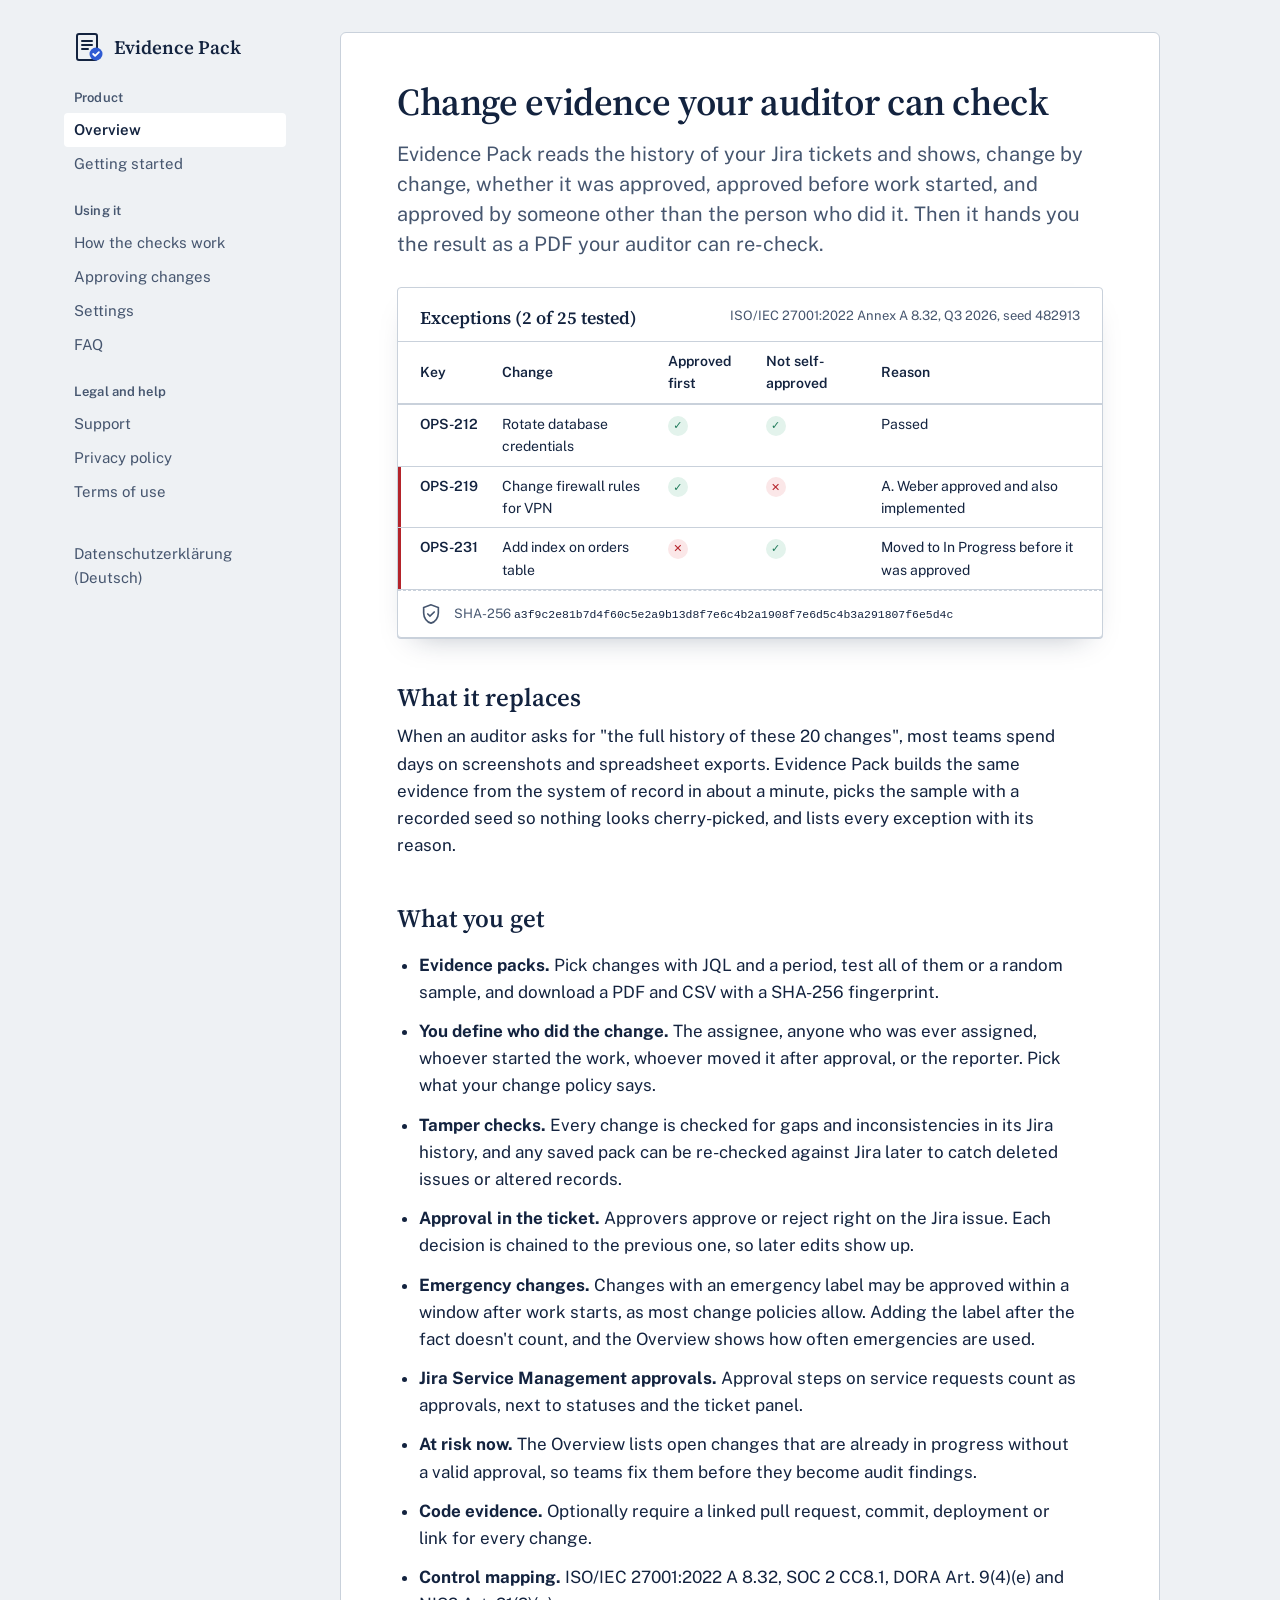
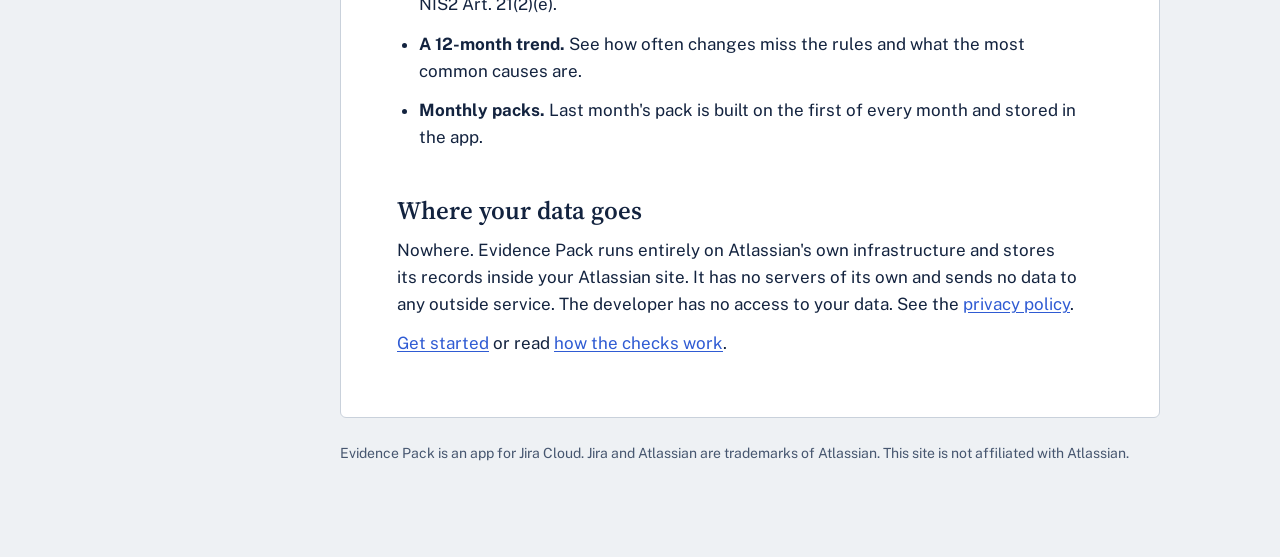
<file: evidence-pack/index.html>
<!doctype html>
<html lang="en">
<head>
<meta charset="utf-8">
<meta name="viewport" content="width=device-width, initial-scale=1">
<title>Overview | Evidence Pack for Jira</title>
<meta name="description" content="Audit-ready change management evidence from your Jira history, for ISO 27001, SOC 2, DORA and NIS2.">
<link rel="preconnect" href="https://fonts.googleapis.com">
<link rel="preconnect" href="https://fonts.gstatic.com" crossorigin>
<link href="https://fonts.googleapis.com/css2?family=Public+Sans:wght@400;600&family=Source+Serif+4:opsz,wght@8..60,600&display=swap" rel="stylesheet">
<link rel="stylesheet" href="assets/site.css">
</head>
<body>
<div class="shell">
  <aside class="side" id="side">
    <a class="brand" href="index.html"><svg width="30" height="30" viewBox="0 0 30 30" aria-hidden="true"><rect x="3" y="2" width="20" height="26" rx="2" fill="none" stroke="currentColor" stroke-width="2"/><path d="M8 9h10M8 13h10M8 17h6" stroke="currentColor" stroke-width="2" stroke-linecap="round"/><circle cx="22" cy="22" r="6.5" fill="#2f5bd3"/><path d="m19.2 22 1.9 1.9 3.8-3.8" stroke="#fff" stroke-width="1.8" fill="none" stroke-linecap="round" stroke-linejoin="round"/></svg><b>Evidence Pack</b></a>
    <button class="menu-toggle" aria-expanded="false" aria-controls="side" onclick="var s=document.getElementById('side');var o=s.classList.toggle('open');this.setAttribute('aria-expanded',o)">Menu</button>
    <nav aria-label="Documentation"><h2 id="product">Product</h2><a href="index.html" aria-current="page">Overview</a><a href="getting-started.html">Getting started</a><h2 id="using-it">Using it</h2><a href="checks.html">How the checks work</a><a href="approvals.html">Approving changes</a><a href="settings.html">Settings</a><a href="faq.html">FAQ</a><h2 id="legal-and-help">Legal and help</h2><a href="support.html">Support</a><a href="privacy.html">Privacy policy</a><a href="terms.html">Terms of use</a><p class="lang"><a href="datenschutz.html">Datenschutzerklärung (Deutsch)</a></p></nav>
  </aside>
  <main>
    <article class="sheet">

<h1>Change evidence your auditor can check</h1>
<p class="lede">Evidence Pack reads the history of your Jira tickets and shows, change by change, whether it was approved, approved before work started, and approved by someone other than the person who did it. Then it hands you the result as a PDF your auditor can re-check.</p>

<div class="excerpt" role="img" aria-label="Example from an evidence pack: three changes, two with exceptions, and the SHA-256 fingerprint of the pack">
  <div class="excerpt-head"><strong>Exceptions (2 of 25 tested)</strong><span>ISO/IEC 27001:2022 Annex A 8.32, Q3 2026, seed 482913</span></div>
  <table>
    <thead><tr><th>Key</th><th>Change</th><th>Approved first</th><th>Not self-approved</th><th>Reason</th></tr></thead>
    <tbody>
      <tr><td class="key">OPS-212</td><td>Rotate database credentials</td><td><span class="mark ok">✓</span></td><td><span class="mark ok">✓</span></td><td>Passed</td></tr>
      <tr class="ex"><td class="key">OPS-219</td><td>Change firewall rules for VPN</td><td><span class="mark ok">✓</span></td><td><span class="mark no">✕</span></td><td>A. Weber approved and also implemented</td></tr>
      <tr class="ex"><td class="key">OPS-231</td><td>Add index on orders table</td><td><span class="mark no">✕</span></td><td><span class="mark ok">✓</span></td><td>Moved to In Progress before it was approved</td></tr>
    </tbody>
  </table>
  <div class="stamp"><svg width="22" height="22" viewBox="0 0 24 24" aria-hidden="true"><path d="M12 2 4 5v6c0 5 3.4 9.7 8 11 4.6-1.3 8-6 8-11V5l-8-3Z" fill="none" stroke="currentColor" stroke-width="1.8"/><path d="m8.5 12 2.4 2.4 4.6-4.6" fill="none" stroke="currentColor" stroke-width="1.8" stroke-linecap="round"/></svg><span>SHA-256 <code>a3f9c2e81b7d4f60c5e2a9b13d8f7e6c4b2a1908f7e6d5c4b3a291807f6e5d4c</code></span></div>
</div>

<h2 id="what-it-replaces">What it replaces</h2>
<p>When an auditor asks for "the full history of these 20 changes", most teams spend days on screenshots and spreadsheet exports. Evidence Pack builds the same evidence from the system of record in about a minute, picks the sample with a recorded seed so nothing looks cherry-picked, and lists every exception with its reason.</p>
<h2 id="what-you-get">What you get</h2>
<ul>
<li><strong>Evidence packs.</strong> Pick changes with JQL and a period, test all of them or a random sample, and download a PDF and CSV with a SHA-256 fingerprint.</li>
<li><strong>You define who did the change.</strong> The assignee, anyone who was ever assigned, whoever started the work, whoever moved it after approval, or the reporter. Pick what your change policy says.</li>
<li><strong>Tamper checks.</strong> Every change is checked for gaps and inconsistencies in its Jira history, and any saved pack can be re-checked against Jira later to catch deleted issues or altered records.</li>
<li><strong>Approval in the ticket.</strong> Approvers approve or reject right on the Jira issue. Each decision is chained to the previous one, so later edits show up.</li>
<li><strong>Emergency changes.</strong> Changes with an emergency label may be approved within a window after work starts, as most change policies allow. Adding the label after the fact doesn't count, and the Overview shows how often emergencies are used.</li>
<li><strong>Jira Service Management approvals.</strong> Approval steps on service requests count as approvals, next to statuses and the ticket panel.</li>
<li><strong>At risk now.</strong> The Overview lists open changes that are already in progress without a valid approval, so teams fix them before they become audit findings.</li>
<li><strong>Code evidence.</strong> Optionally require a linked pull request, commit, deployment or link for every change.</li>
<li><strong>Control mapping.</strong> ISO/IEC 27001:2022 A 8.32, SOC 2 CC8.1, DORA Art. 9(4)(e) and NIS2 Art. 21(2)(e).</li>
<li><strong>A 12-month trend.</strong> See how often changes miss the rules and what the most common causes are.</li>
<li><strong>Monthly packs.</strong> Last month's pack is built on the first of every month and stored in the app.</li>
</ul>
<h2 id="where-your-data-goes">Where your data goes</h2>
<p>Nowhere. Evidence Pack runs entirely on Atlassian's own infrastructure and stores its records inside your Atlassian site. It has no servers of its own and sends no data to any outside service. The developer has no access to your data. See the <a href="privacy.html">privacy policy</a>.</p>
<p><a href="getting-started.html">Get started</a> or read <a href="checks.html">how the checks work</a>.</p>

    </article>
    <p class="foot">Evidence Pack is an app for Jira Cloud. Jira and Atlassian are trademarks of Atlassian. This site is not affiliated with Atlassian.</p>
  </main>
</div>
</body>
</html>
</file>
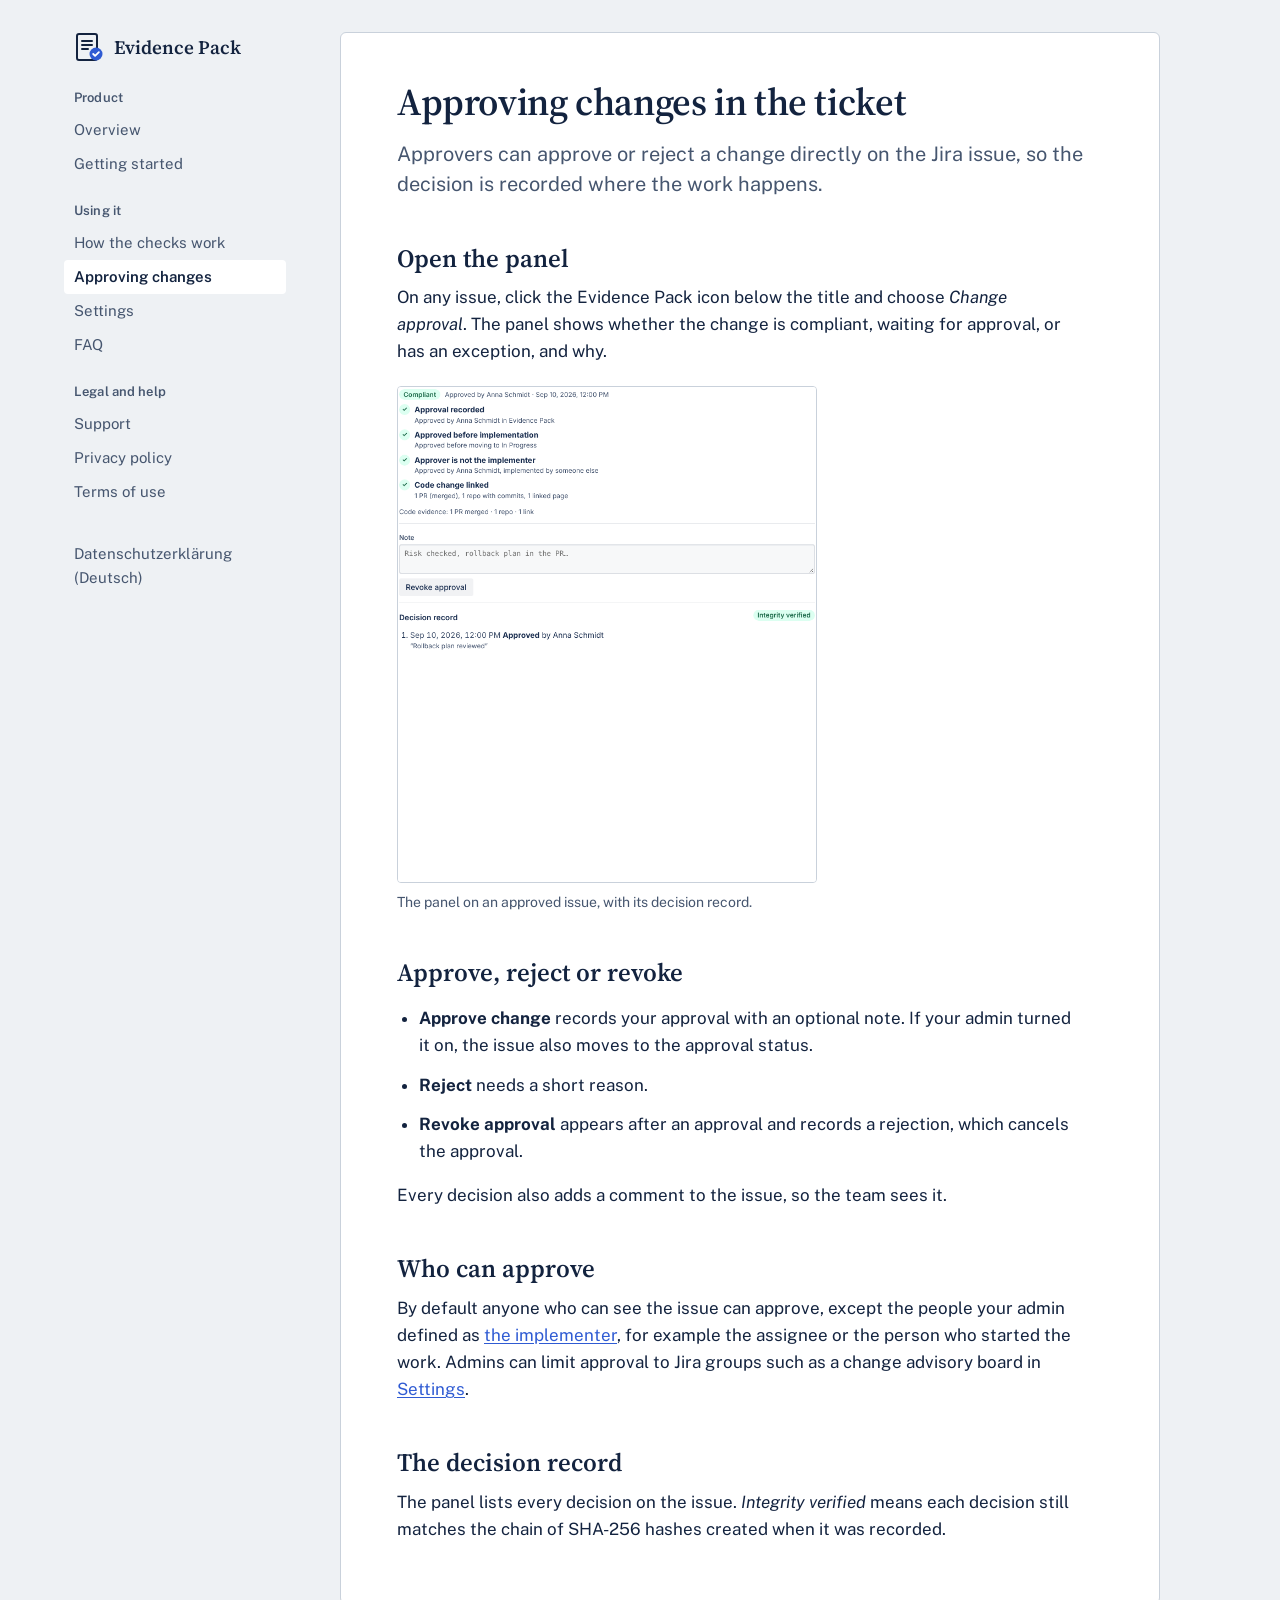
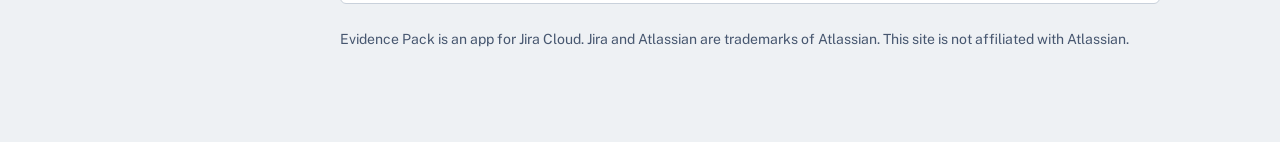
<file: evidence-pack/approvals.html>
<!doctype html>
<html lang="en">
<head>
<meta charset="utf-8">
<meta name="viewport" content="width=device-width, initial-scale=1">
<title>Approving changes | Evidence Pack for Jira</title>
<meta name="description" content="Audit-ready change management evidence from your Jira history.">
<link rel="preconnect" href="https://fonts.googleapis.com">
<link rel="preconnect" href="https://fonts.gstatic.com" crossorigin>
<link href="https://fonts.googleapis.com/css2?family=Public+Sans:wght@400;600&family=Source+Serif+4:opsz,wght@8..60,600&display=swap" rel="stylesheet">
<link rel="stylesheet" href="assets/site.css">
</head>
<body>
<div class="shell">
  <aside class="side" id="side">
    <a class="brand" href="index.html"><svg width="30" height="30" viewBox="0 0 30 30" aria-hidden="true"><rect x="3" y="2" width="20" height="26" rx="2" fill="none" stroke="currentColor" stroke-width="2"/><path d="M8 9h10M8 13h10M8 17h6" stroke="currentColor" stroke-width="2" stroke-linecap="round"/><circle cx="22" cy="22" r="6.5" fill="#2f5bd3"/><path d="m19.2 22 1.9 1.9 3.8-3.8" stroke="#fff" stroke-width="1.8" fill="none" stroke-linecap="round" stroke-linejoin="round"/></svg><b>Evidence Pack</b></a>
    <button class="menu-toggle" aria-expanded="false" aria-controls="side" onclick="var s=document.getElementById('side');var o=s.classList.toggle('open');this.setAttribute('aria-expanded',o)">Menu</button>
    <nav aria-label="Documentation"><h2 id="product">Product</h2><a href="index.html">Overview</a><a href="getting-started.html">Getting started</a><h2 id="using-it">Using it</h2><a href="checks.html">How the checks work</a><a href="approvals.html" aria-current="page">Approving changes</a><a href="settings.html">Settings</a><a href="faq.html">FAQ</a><h2 id="legal-and-help">Legal and help</h2><a href="support.html">Support</a><a href="privacy.html">Privacy policy</a><a href="terms.html">Terms of use</a><p class="lang"><a href="datenschutz.html">Datenschutzerklärung (Deutsch)</a></p></nav>
  </aside>
  <main>
    <article class="sheet">

<h1>Approving changes in the ticket</h1>
<p class="lede">Approvers can approve or reject a change directly on the Jira issue, so the decision is recorded where the work happens.</p>
<h2 id="open-the-panel">Open the panel</h2>
<p>On any issue, click the Evidence Pack icon below the title and choose <em>Change approval</em>. The panel shows whether the change is compliant, waiting for approval, or has an exception, and why.</p>
<figure><img src="assets/screens/panel.png" alt="The Change approval panel on a Jira issue, showing each check, a note field, the approve and revoke buttons and the decision record" loading="lazy" width="760" height="900" style="max-width:420px"><figcaption>The panel on an approved issue, with its decision record.</figcaption></figure>
<h2 id="approve-reject-or-revoke">Approve, reject or revoke</h2>
<ul>
<li><strong>Approve change</strong> records your approval with an optional note. If your admin turned it on, the issue also moves to the approval status.</li>
<li><strong>Reject</strong> needs a short reason.</li>
<li><strong>Revoke approval</strong> appears after an approval and records a rejection, which cancels the approval.</li>
</ul>
<p>Every decision also adds a comment to the issue, so the team sees it.</p>
<h2 id="who-can-approve">Who can approve</h2>
<p>By default anyone who can see the issue can approve, except the people your admin defined as <a href="checks.html#who-did-the-change">the implementer</a>, for example the assignee or the person who started the work. Admins can limit approval to Jira groups such as a change advisory board in <a href="settings.html#access">Settings</a>.</p>
<h2 id="the-decision-record">The decision record</h2>
<p>The panel lists every decision on the issue. <em>Integrity verified</em> means each decision still matches the chain of SHA-256 hashes created when it was recorded.</p>

    </article>
    <p class="foot">Evidence Pack is an app for Jira Cloud. Jira and Atlassian are trademarks of Atlassian. This site is not affiliated with Atlassian.</p>
  </main>
</div>
</body>
</html>
</file>
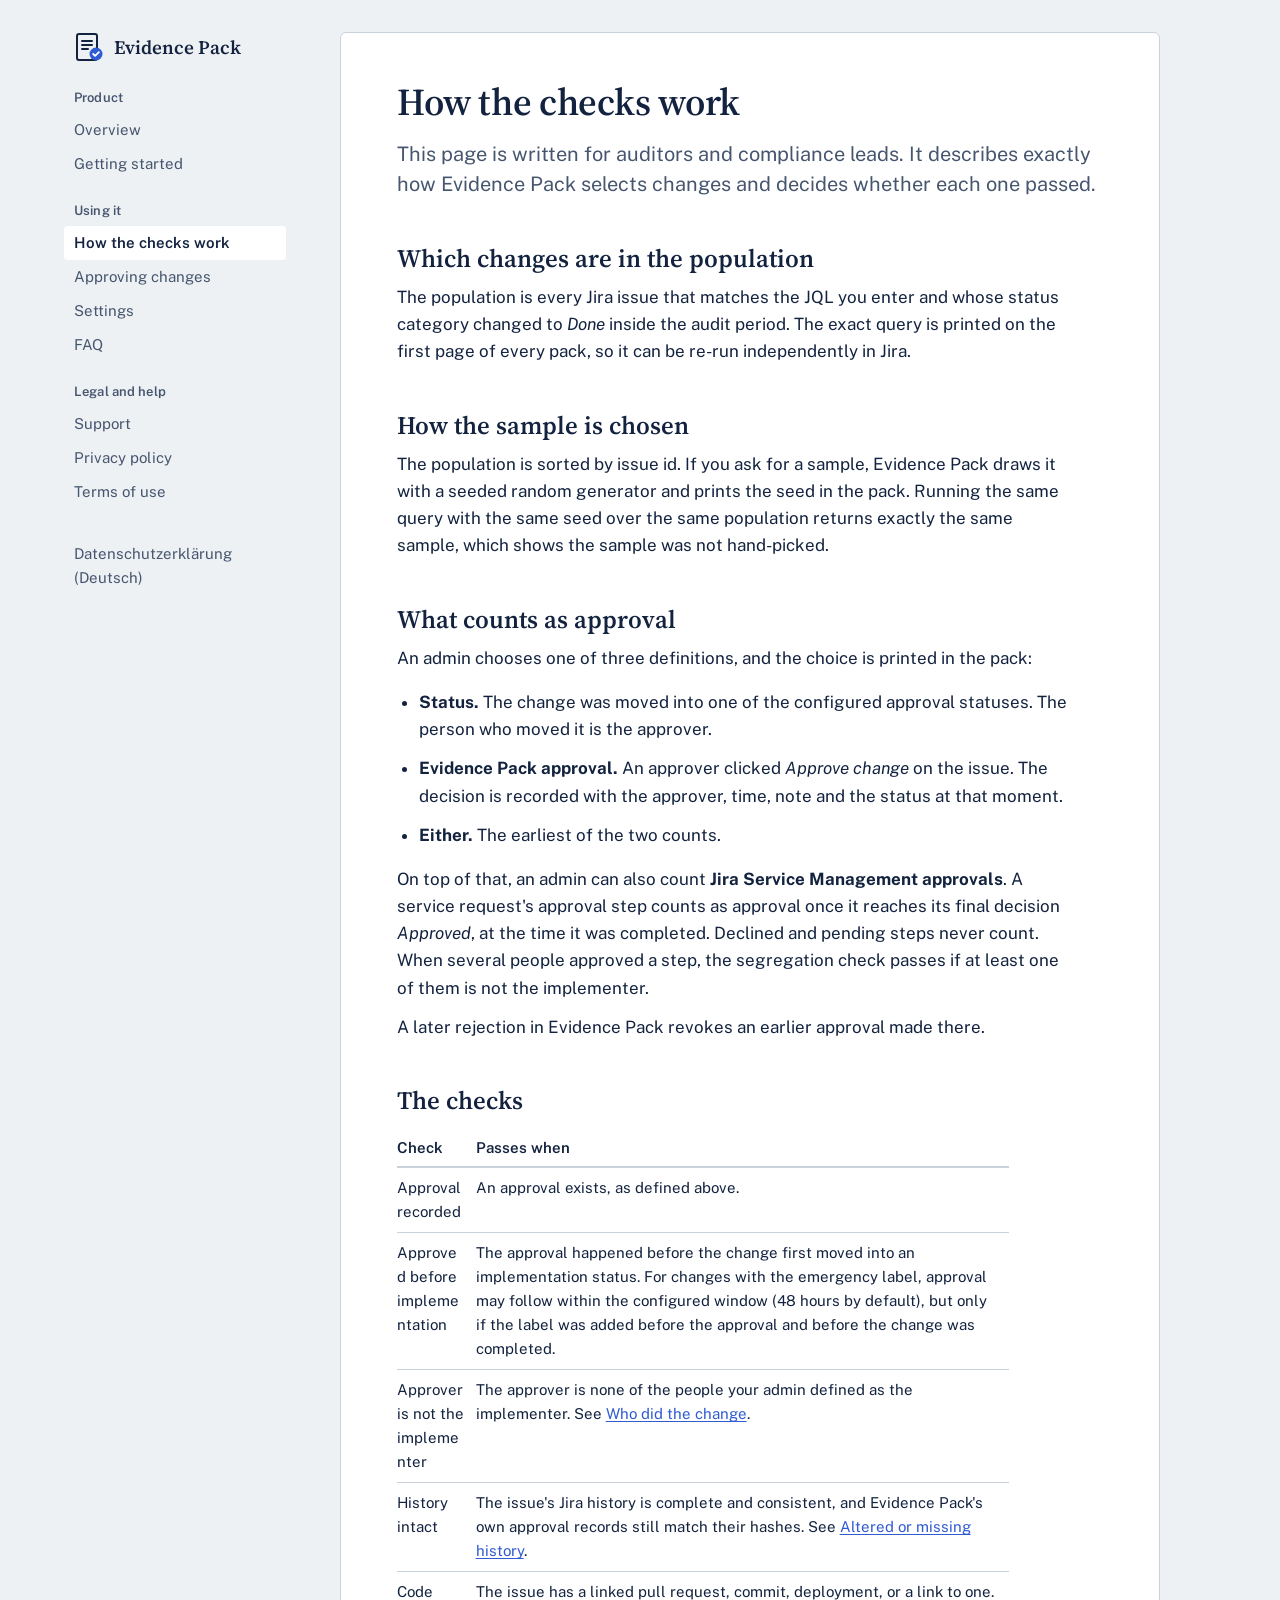
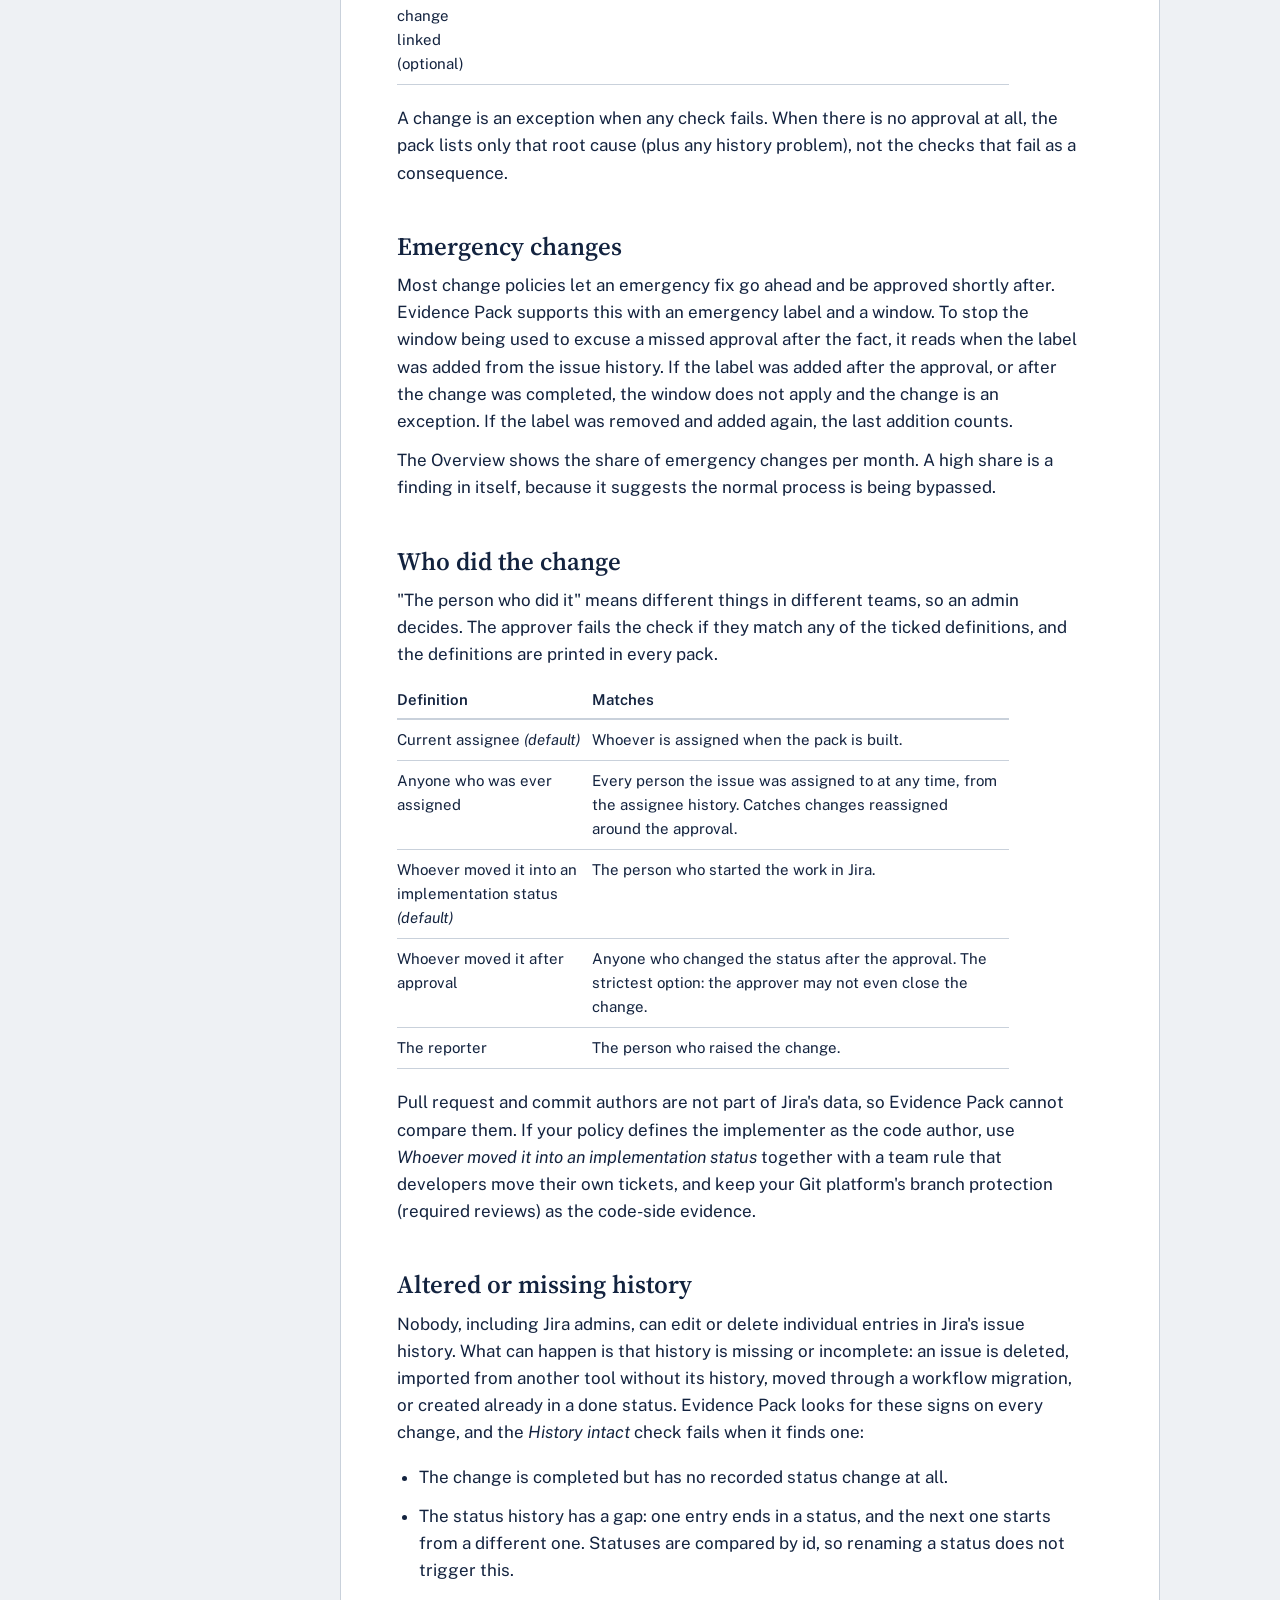
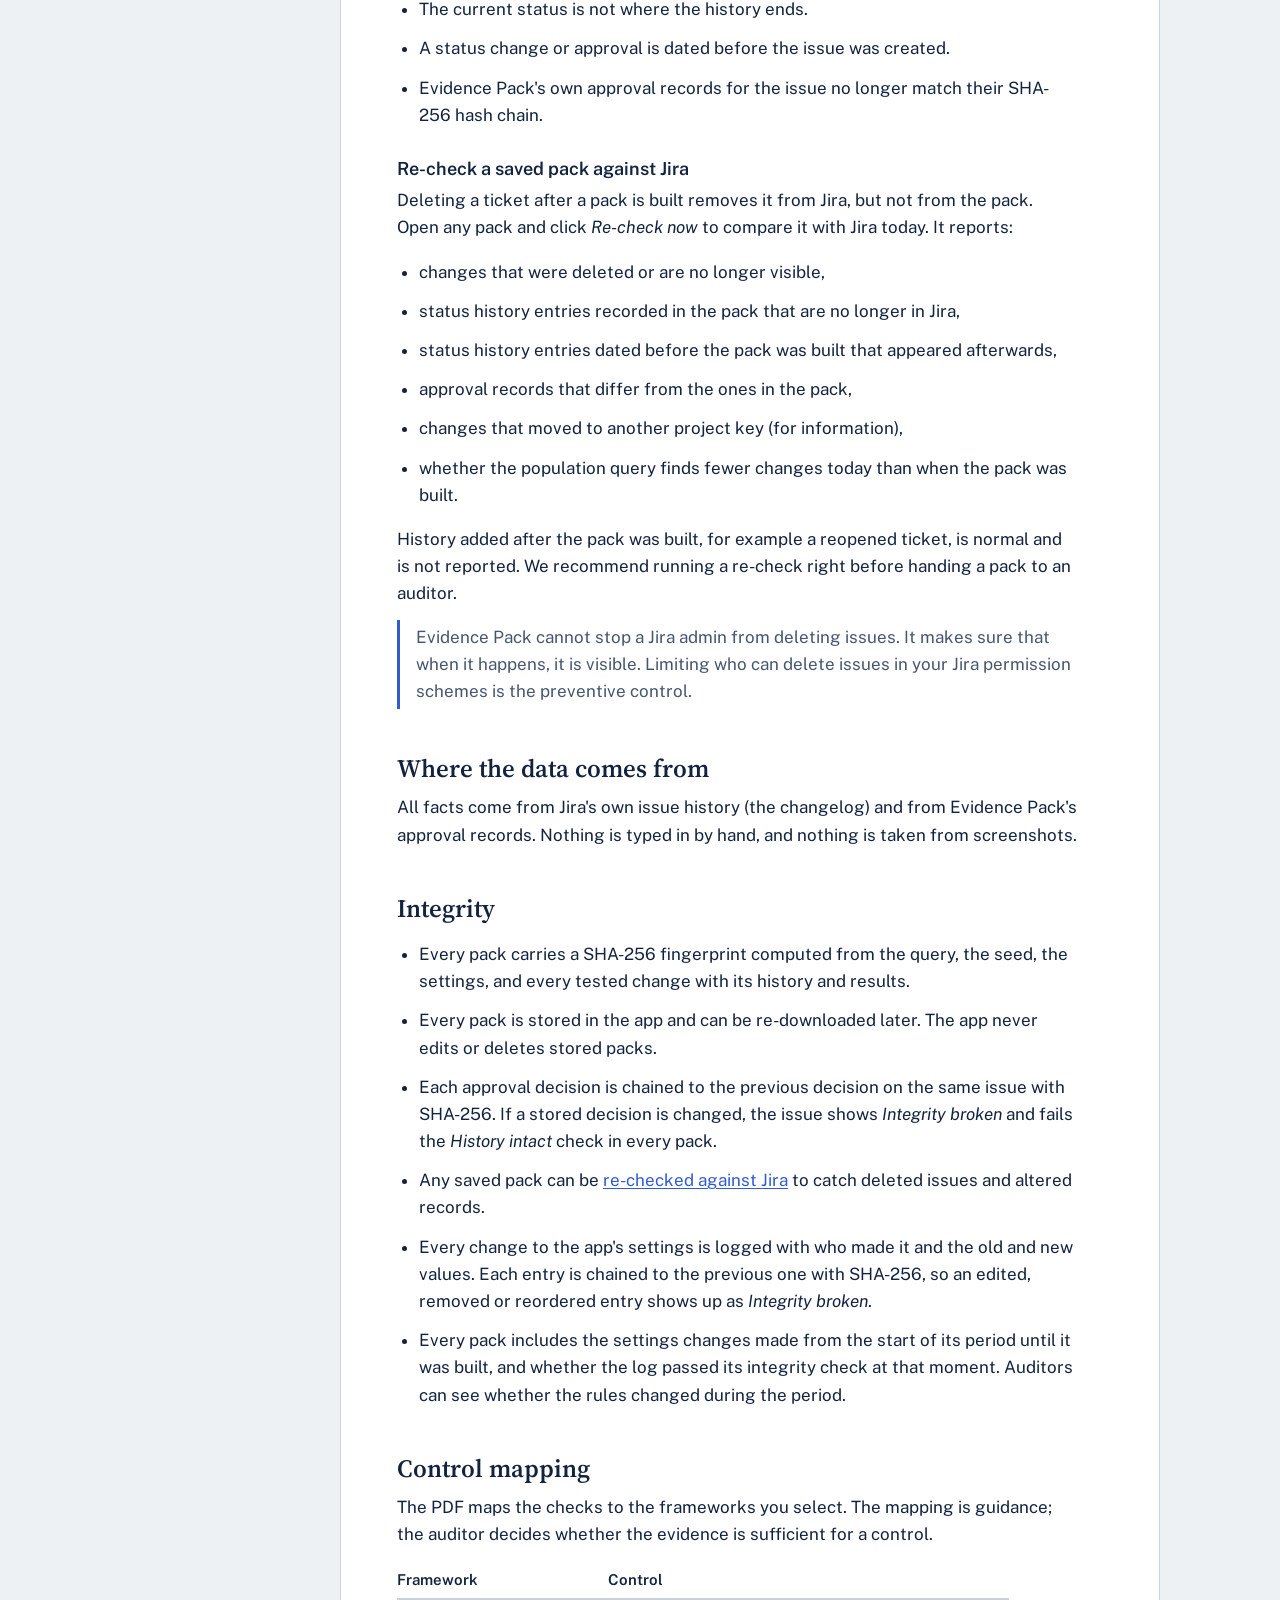
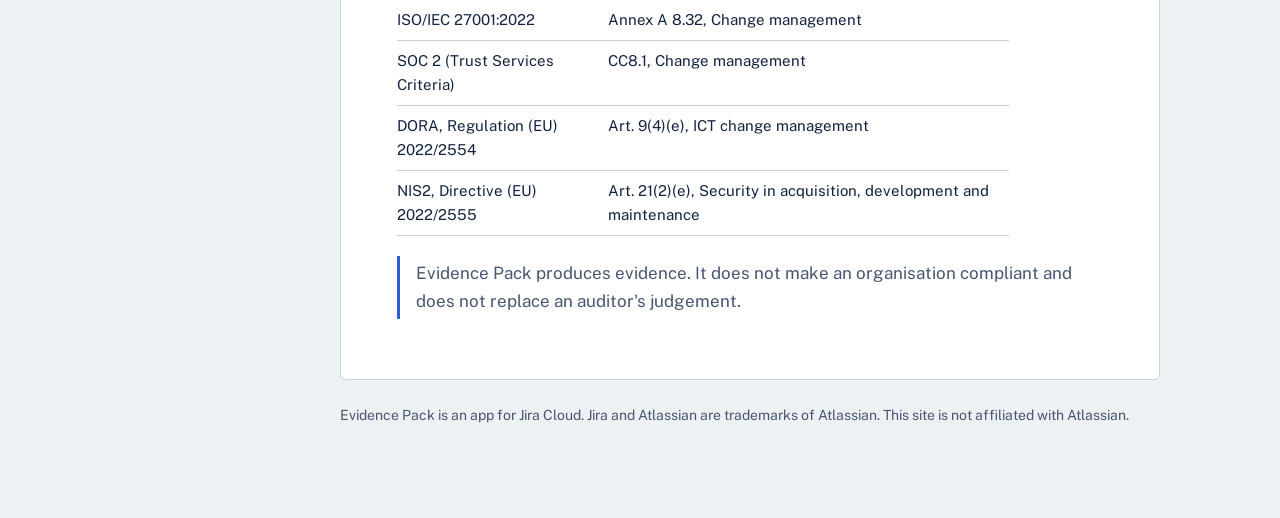
<file: evidence-pack/checks.html>
<!doctype html>
<html lang="en">
<head>
<meta charset="utf-8">
<meta name="viewport" content="width=device-width, initial-scale=1">
<title>How the checks work | Evidence Pack for Jira</title>
<meta name="description" content="Audit-ready change management evidence from your Jira history.">
<link rel="preconnect" href="https://fonts.googleapis.com">
<link rel="preconnect" href="https://fonts.gstatic.com" crossorigin>
<link href="https://fonts.googleapis.com/css2?family=Public+Sans:wght@400;600&family=Source+Serif+4:opsz,wght@8..60,600&display=swap" rel="stylesheet">
<link rel="stylesheet" href="assets/site.css">
</head>
<body>
<div class="shell">
  <aside class="side" id="side">
    <a class="brand" href="index.html"><svg width="30" height="30" viewBox="0 0 30 30" aria-hidden="true"><rect x="3" y="2" width="20" height="26" rx="2" fill="none" stroke="currentColor" stroke-width="2"/><path d="M8 9h10M8 13h10M8 17h6" stroke="currentColor" stroke-width="2" stroke-linecap="round"/><circle cx="22" cy="22" r="6.5" fill="#2f5bd3"/><path d="m19.2 22 1.9 1.9 3.8-3.8" stroke="#fff" stroke-width="1.8" fill="none" stroke-linecap="round" stroke-linejoin="round"/></svg><b>Evidence Pack</b></a>
    <button class="menu-toggle" aria-expanded="false" aria-controls="side" onclick="var s=document.getElementById('side');var o=s.classList.toggle('open');this.setAttribute('aria-expanded',o)">Menu</button>
    <nav aria-label="Documentation"><h2 id="product">Product</h2><a href="index.html">Overview</a><a href="getting-started.html">Getting started</a><h2 id="using-it">Using it</h2><a href="checks.html" aria-current="page">How the checks work</a><a href="approvals.html">Approving changes</a><a href="settings.html">Settings</a><a href="faq.html">FAQ</a><h2 id="legal-and-help">Legal and help</h2><a href="support.html">Support</a><a href="privacy.html">Privacy policy</a><a href="terms.html">Terms of use</a><p class="lang"><a href="datenschutz.html">Datenschutzerklärung (Deutsch)</a></p></nav>
  </aside>
  <main>
    <article class="sheet">

<h1>How the checks work</h1>
<p class="lede">This page is written for auditors and compliance leads. It describes exactly how Evidence Pack selects changes and decides whether each one passed.</p>
<h2 id="which-changes-are-in-the-population">Which changes are in the population</h2>
<p>The population is every Jira issue that matches the JQL you enter and whose status category changed to <em>Done</em> inside the audit period. The exact query is printed on the first page of every pack, so it can be re-run independently in Jira.</p>
<h2 id="how-the-sample-is-chosen">How the sample is chosen</h2>
<p>The population is sorted by issue id. If you ask for a sample, Evidence Pack draws it with a seeded random generator and prints the seed in the pack. Running the same query with the same seed over the same population returns exactly the same sample, which shows the sample was not hand-picked.</p>
<h2 id="what-counts-as-approval">What counts as approval</h2>
<p>An admin chooses one of three definitions, and the choice is printed in the pack:</p>
<ul>
<li><strong>Status.</strong> The change was moved into one of the configured approval statuses. The person who moved it is the approver.</li>
<li><strong>Evidence Pack approval.</strong> An approver clicked <em>Approve change</em> on the issue. The decision is recorded with the approver, time, note and the status at that moment.</li>
<li><strong>Either.</strong> The earliest of the two counts.</li>
</ul>
<p>On top of that, an admin can also count <strong>Jira Service Management approvals</strong>. A service request's approval step counts as approval once it reaches its final decision <em>Approved</em>, at the time it was completed. Declined and pending steps never count. When several people approved a step, the segregation check passes if at least one of them is not the implementer.</p>
<p>A later rejection in Evidence Pack revokes an earlier approval made there.</p>
<h2 id="the-checks">The checks</h2>
<table>
<thead><tr><th>Check</th><th>Passes when</th></tr></thead>
<tbody>
<tr><td>Approval recorded</td><td>An approval exists, as defined above.</td></tr>
<tr><td>Approved before implementation</td><td>The approval happened before the change first moved into an implementation status. For changes with the emergency label, approval may follow within the configured window (48 hours by default), but only if the label was added before the approval and before the change was completed.</td></tr>
<tr><td>Approver is not the implementer</td><td>The approver is none of the people your admin defined as the implementer. See <a href="#who-did-the-change">Who did the change</a>.</td></tr>
<tr><td>History intact</td><td>The issue's Jira history is complete and consistent, and Evidence Pack's own approval records still match their hashes. See <a href="#altered-or-missing-history">Altered or missing history</a>.</td></tr>
<tr><td>Code change linked (optional)</td><td>The issue has a linked pull request, commit, deployment, or a link to one.</td></tr>
</tbody>
</table>
<p>A change is an exception when any check fails. When there is no approval at all, the pack lists only that root cause (plus any history problem), not the checks that fail as a consequence.</p>
<h2 id="emergency-changes">Emergency changes</h2>
<p>Most change policies let an emergency fix go ahead and be approved shortly after. Evidence Pack supports this with an emergency label and a window. To stop the window being used to excuse a missed approval after the fact, it reads when the label was added from the issue history. If the label was added after the approval, or after the change was completed, the window does not apply and the change is an exception. If the label was removed and added again, the last addition counts.</p>
<p>The Overview shows the share of emergency changes per month. A high share is a finding in itself, because it suggests the normal process is being bypassed.</p>
<h2 id="who-did-the-change">Who did the change</h2>
<p>"The person who did it" means different things in different teams, so an admin decides. The approver fails the check if they match any of the ticked definitions, and the definitions are printed in every pack.</p>
<table>
<thead><tr><th>Definition</th><th>Matches</th></tr></thead>
<tbody>
<tr><td>Current assignee <em>(default)</em></td><td>Whoever is assigned when the pack is built.</td></tr>
<tr><td>Anyone who was ever assigned</td><td>Every person the issue was assigned to at any time, from the assignee history. Catches changes reassigned around the approval.</td></tr>
<tr><td>Whoever moved it into an implementation status <em>(default)</em></td><td>The person who started the work in Jira.</td></tr>
<tr><td>Whoever moved it after approval</td><td>Anyone who changed the status after the approval. The strictest option: the approver may not even close the change.</td></tr>
<tr><td>The reporter</td><td>The person who raised the change.</td></tr>
</tbody>
</table>
<p>Pull request and commit authors are not part of Jira's data, so Evidence Pack cannot compare them. If your policy defines the implementer as the code author, use <em>Whoever moved it into an implementation status</em> together with a team rule that developers move their own tickets, and keep your Git platform's branch protection (required reviews) as the code-side evidence.</p>
<h2 id="altered-or-missing-history">Altered or missing history</h2>
<p>Nobody, including Jira admins, can edit or delete individual entries in Jira's issue history. What can happen is that history is missing or incomplete: an issue is deleted, imported from another tool without its history, moved through a workflow migration, or created already in a done status. Evidence Pack looks for these signs on every change, and the <em>History intact</em> check fails when it finds one:</p>
<ul>
<li>The change is completed but has no recorded status change at all.</li>
<li>The status history has a gap: one entry ends in a status, and the next one starts from a different one. Statuses are compared by id, so renaming a status does not trigger this.</li>
<li>The current status is not where the history ends.</li>
<li>A status change or approval is dated before the issue was created.</li>
<li>Evidence Pack's own approval records for the issue no longer match their SHA-256 hash chain.</li>
</ul>
<h3>Re-check a saved pack against Jira</h3>
<p>Deleting a ticket after a pack is built removes it from Jira, but not from the pack. Open any pack and click <em>Re-check now</em> to compare it with Jira today. It reports:</p>
<ul>
<li>changes that were deleted or are no longer visible,</li>
<li>status history entries recorded in the pack that are no longer in Jira,</li>
<li>status history entries dated before the pack was built that appeared afterwards,</li>
<li>approval records that differ from the ones in the pack,</li>
<li>changes that moved to another project key (for information),</li>
<li>whether the population query finds fewer changes today than when the pack was built.</li>
</ul>
<p>History added after the pack was built, for example a reopened ticket, is normal and is not reported. We recommend running a re-check right before handing a pack to an auditor.</p>
<p class="note">Evidence Pack cannot stop a Jira admin from deleting issues. It makes sure that when it happens, it is visible. Limiting who can delete issues in your Jira permission schemes is the preventive control.</p>
<h2 id="where-the-data-comes-from">Where the data comes from</h2>
<p>All facts come from Jira's own issue history (the changelog) and from Evidence Pack's approval records. Nothing is typed in by hand, and nothing is taken from screenshots.</p>
<h2 id="integrity">Integrity</h2>
<ul>
<li>Every pack carries a SHA-256 fingerprint computed from the query, the seed, the settings, and every tested change with its history and results.</li>
<li>Every pack is stored in the app and can be re-downloaded later. The app never edits or deletes stored packs.</li>
<li>Each approval decision is chained to the previous decision on the same issue with SHA-256. If a stored decision is changed, the issue shows <em>Integrity broken</em> and fails the <em>History intact</em> check in every pack.</li>
<li>Any saved pack can be <a href="#altered-or-missing-history">re-checked against Jira</a> to catch deleted issues and altered records.</li>
<li>Every change to the app's settings is logged with who made it and the old and new values. Each entry is chained to the previous one with SHA-256, so an edited, removed or reordered entry shows up as <em>Integrity broken</em>.</li>
<li>Every pack includes the settings changes made from the start of its period until it was built, and whether the log passed its integrity check at that moment. Auditors can see whether the rules changed during the period.</li>
</ul>
<h2 id="control-mapping">Control mapping</h2>
<p>The PDF maps the checks to the frameworks you select. The mapping is guidance; the auditor decides whether the evidence is sufficient for a control.</p>
<table>
<thead><tr><th>Framework</th><th>Control</th></tr></thead>
<tbody>
<tr><td>ISO/IEC 27001:2022</td><td>Annex A 8.32, Change management</td></tr>
<tr><td>SOC 2 (Trust Services Criteria)</td><td>CC8.1, Change management</td></tr>
<tr><td>DORA, Regulation (EU) 2022/2554</td><td>Art. 9(4)(e), ICT change management</td></tr>
<tr><td>NIS2, Directive (EU) 2022/2555</td><td>Art. 21(2)(e), Security in acquisition, development and maintenance</td></tr>
</tbody>
</table>
<p class="note">Evidence Pack produces evidence. It does not make an organisation compliant and does not replace an auditor's judgement.</p>

    </article>
    <p class="foot">Evidence Pack is an app for Jira Cloud. Jira and Atlassian are trademarks of Atlassian. This site is not affiliated with Atlassian.</p>
  </main>
</div>
</body>
</html>
</file>
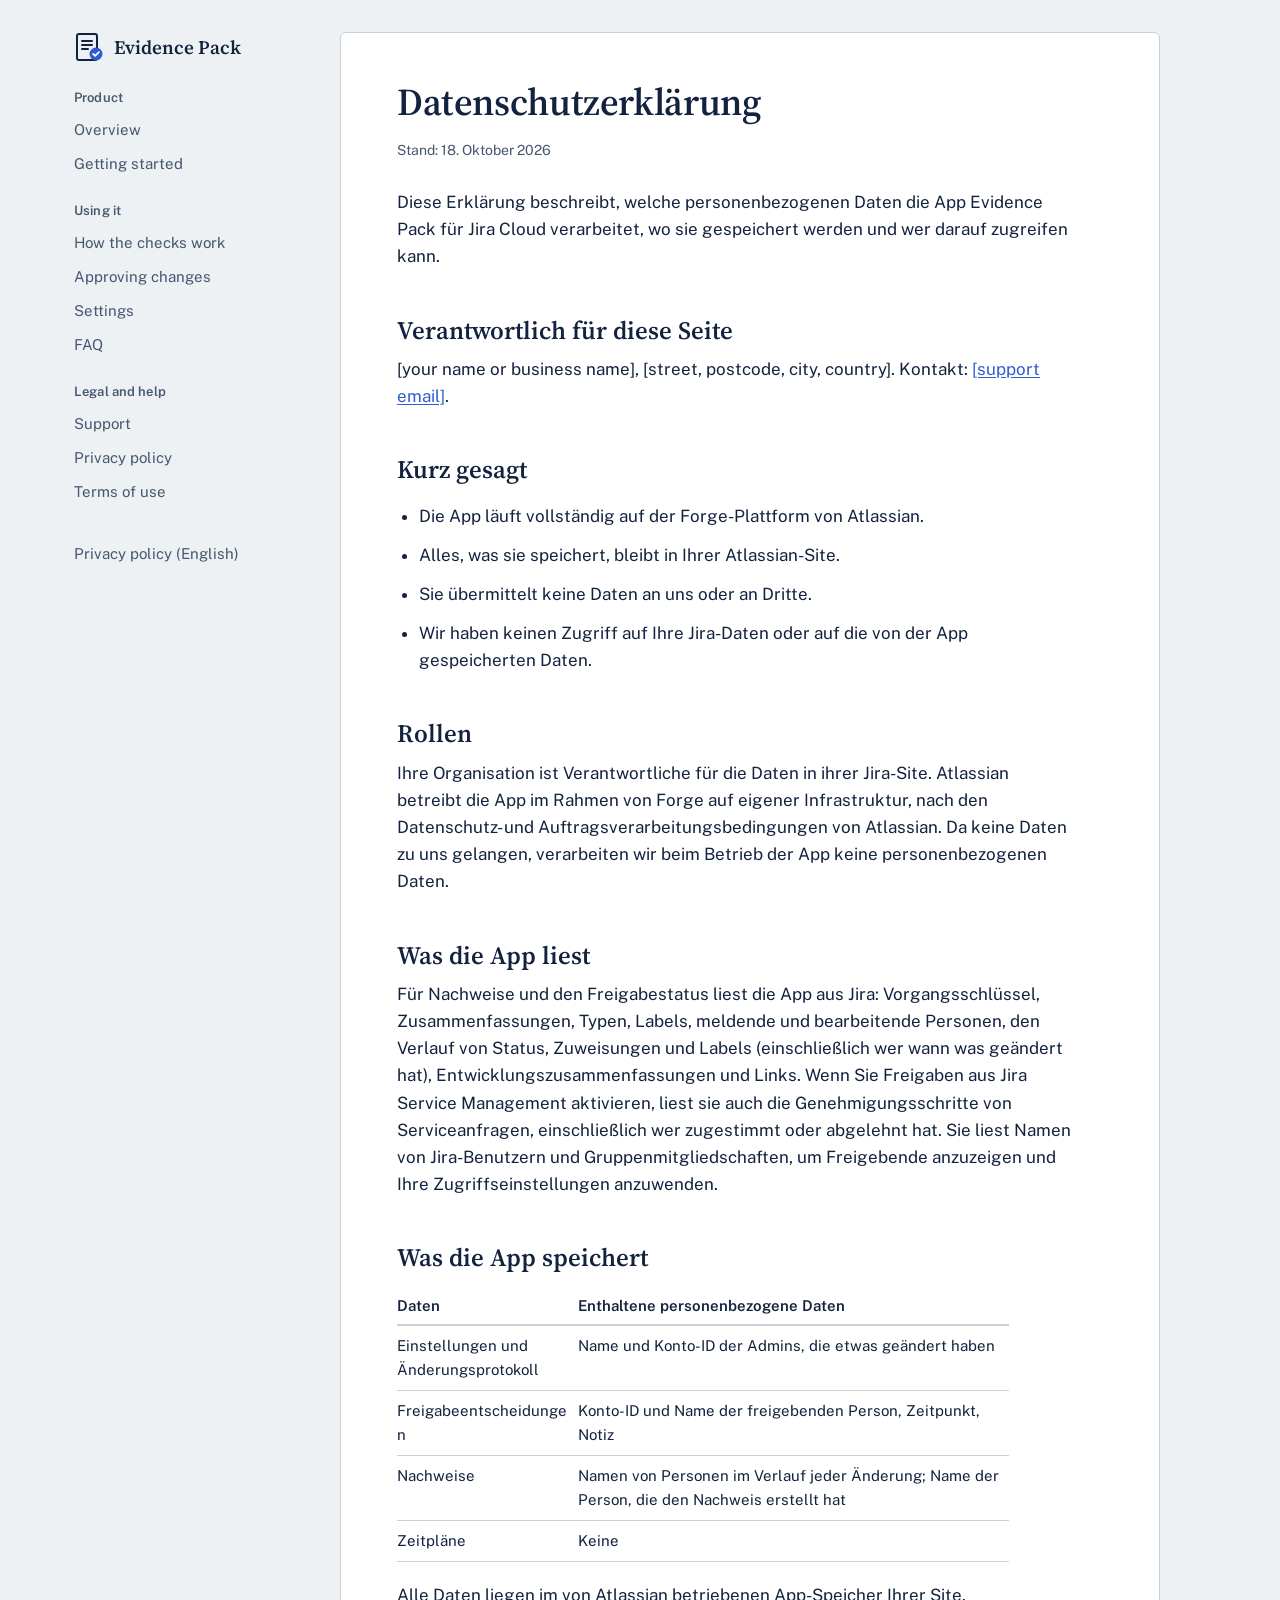
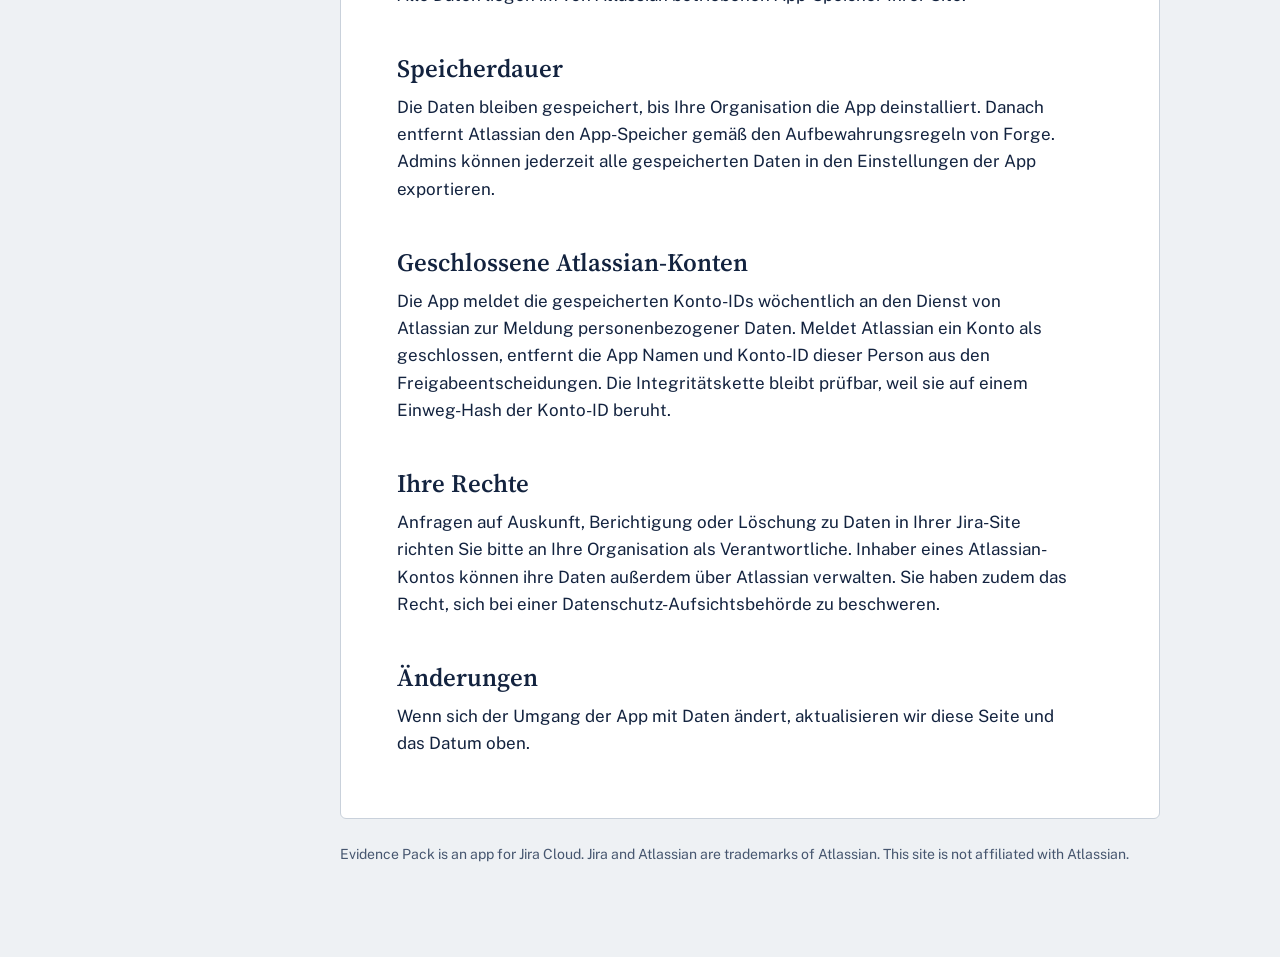
<file: evidence-pack/datenschutz.html>
<!doctype html>
<html lang="de">
<head>
<meta charset="utf-8">
<meta name="viewport" content="width=device-width, initial-scale=1">
<title>Datenschutzerklärung | Evidence Pack for Jira</title>
<meta name="description" content="Audit-ready change management evidence from your Jira history.">
<link rel="preconnect" href="https://fonts.googleapis.com">
<link rel="preconnect" href="https://fonts.gstatic.com" crossorigin>
<link href="https://fonts.googleapis.com/css2?family=Public+Sans:wght@400;600&family=Source+Serif+4:opsz,wght@8..60,600&display=swap" rel="stylesheet">
<link rel="stylesheet" href="assets/site.css">
</head>
<body>
<div class="shell">
  <aside class="side" id="side">
    <a class="brand" href="index.html"><svg width="30" height="30" viewBox="0 0 30 30" aria-hidden="true"><rect x="3" y="2" width="20" height="26" rx="2" fill="none" stroke="currentColor" stroke-width="2"/><path d="M8 9h10M8 13h10M8 17h6" stroke="currentColor" stroke-width="2" stroke-linecap="round"/><circle cx="22" cy="22" r="6.5" fill="#2f5bd3"/><path d="m19.2 22 1.9 1.9 3.8-3.8" stroke="#fff" stroke-width="1.8" fill="none" stroke-linecap="round" stroke-linejoin="round"/></svg><b>Evidence Pack</b></a>
    <button class="menu-toggle" aria-expanded="false" aria-controls="side" onclick="var s=document.getElementById('side');var o=s.classList.toggle('open');this.setAttribute('aria-expanded',o)">Menu</button>
    <nav aria-label="Documentation"><h2 id="product">Product</h2><a href="index.html">Overview</a><a href="getting-started.html">Getting started</a><h2 id="using-it">Using it</h2><a href="checks.html">How the checks work</a><a href="approvals.html">Approving changes</a><a href="settings.html">Settings</a><a href="faq.html">FAQ</a><h2 id="legal-and-help">Legal and help</h2><a href="support.html">Support</a><a href="privacy.html">Privacy policy</a><a href="terms.html">Terms of use</a><p class="lang"><a href="privacy.html">Privacy policy (English)</a></p></nav>
  </aside>
  <main>
    <article class="sheet">

<h1>Datenschutzerklärung</h1>
<p class="updated">Stand: 18. Oktober 2026</p>
<p>Diese Erklärung beschreibt, welche personenbezogenen Daten die App Evidence Pack für Jira Cloud verarbeitet, wo sie gespeichert werden und wer darauf zugreifen kann.</p>
<h2 id="verantwortlich-f-r-diese-seite">Verantwortlich für diese Seite</h2>
<p>[your name or business name], [street, postcode, city, country]. Kontakt: <a href="mailto:[support email]">[support email]</a>.</p>
<h2 id="kurz-gesagt">Kurz gesagt</h2>
<ul>
<li>Die App läuft vollständig auf der Forge-Plattform von Atlassian.</li>
<li>Alles, was sie speichert, bleibt in Ihrer Atlassian-Site.</li>
<li>Sie übermittelt keine Daten an uns oder an Dritte.</li>
<li>Wir haben keinen Zugriff auf Ihre Jira-Daten oder auf die von der App gespeicherten Daten.</li>
</ul>
<h2 id="rollen">Rollen</h2>
<p>Ihre Organisation ist Verantwortliche für die Daten in ihrer Jira-Site. Atlassian betreibt die App im Rahmen von Forge auf eigener Infrastruktur, nach den Datenschutz- und Auftragsverarbeitungsbedingungen von Atlassian. Da keine Daten zu uns gelangen, verarbeiten wir beim Betrieb der App keine personenbezogenen Daten.</p>
<h2 id="was-die-app-liest">Was die App liest</h2>
<p>Für Nachweise und den Freigabestatus liest die App aus Jira: Vorgangsschlüssel, Zusammenfassungen, Typen, Labels, meldende und bearbeitende Personen, den Verlauf von Status, Zuweisungen und Labels (einschließlich wer wann was geändert hat), Entwicklungszusammenfassungen und Links. Wenn Sie Freigaben aus Jira Service Management aktivieren, liest sie auch die Genehmigungsschritte von Serviceanfragen, einschließlich wer zugestimmt oder abgelehnt hat. Sie liest Namen von Jira-Benutzern und Gruppenmitgliedschaften, um Freigebende anzuzeigen und Ihre Zugriffseinstellungen anzuwenden.</p>
<h2 id="was-die-app-speichert">Was die App speichert</h2>
<table>
<thead><tr><th>Daten</th><th>Enthaltene personenbezogene Daten</th></tr></thead>
<tbody>
<tr><td>Einstellungen und Änderungsprotokoll</td><td>Name und Konto-ID der Admins, die etwas geändert haben</td></tr>
<tr><td>Freigabeentscheidungen</td><td>Konto-ID und Name der freigebenden Person, Zeitpunkt, Notiz</td></tr>
<tr><td>Nachweise</td><td>Namen von Personen im Verlauf jeder Änderung; Name der Person, die den Nachweis erstellt hat</td></tr>
<tr><td>Zeitpläne</td><td>Keine</td></tr>
</tbody>
</table>
<p>Alle Daten liegen im von Atlassian betriebenen App-Speicher Ihrer Site.</p>
<h2 id="speicherdauer">Speicherdauer</h2>
<p>Die Daten bleiben gespeichert, bis Ihre Organisation die App deinstalliert. Danach entfernt Atlassian den App-Speicher gemäß den Aufbewahrungsregeln von Forge. Admins können jederzeit alle gespeicherten Daten in den Einstellungen der App exportieren.</p>
<h2 id="geschlossene-atlassian-konten">Geschlossene Atlassian-Konten</h2>
<p>Die App meldet die gespeicherten Konto-IDs wöchentlich an den Dienst von Atlassian zur Meldung personenbezogener Daten. Meldet Atlassian ein Konto als geschlossen, entfernt die App Namen und Konto-ID dieser Person aus den Freigabeentscheidungen. Die Integritätskette bleibt prüfbar, weil sie auf einem Einweg-Hash der Konto-ID beruht.</p>
<h2 id="ihre-rechte">Ihre Rechte</h2>
<p>Anfragen auf Auskunft, Berichtigung oder Löschung zu Daten in Ihrer Jira-Site richten Sie bitte an Ihre Organisation als Verantwortliche. Inhaber eines Atlassian-Kontos können ihre Daten außerdem über Atlassian verwalten. Sie haben zudem das Recht, sich bei einer Datenschutz-Aufsichtsbehörde zu beschweren.</p>
<h2 id="nderungen">Änderungen</h2>
<p>Wenn sich der Umgang der App mit Daten ändert, aktualisieren wir diese Seite und das Datum oben.</p>

    </article>
    <p class="foot">Evidence Pack is an app for Jira Cloud. Jira and Atlassian are trademarks of Atlassian. This site is not affiliated with Atlassian.</p>
  </main>
</div>
</body>
</html>
</file>
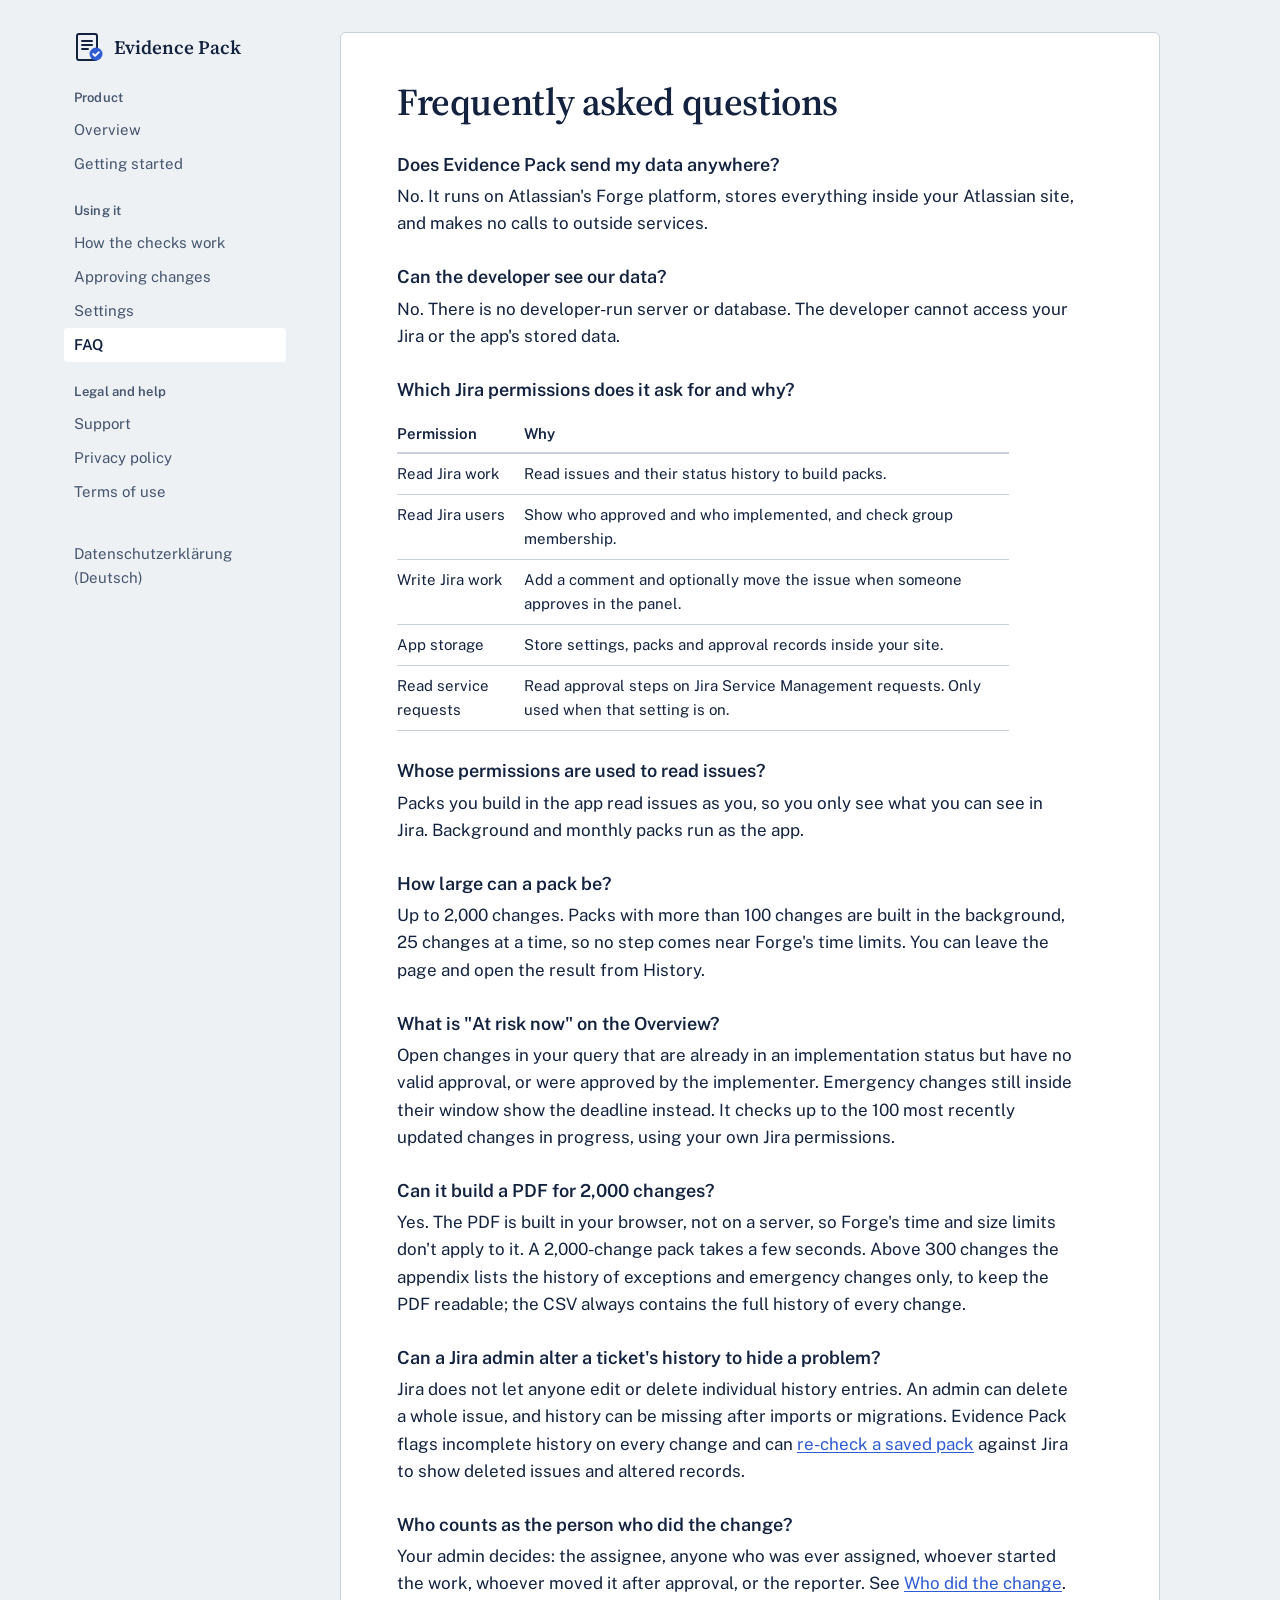
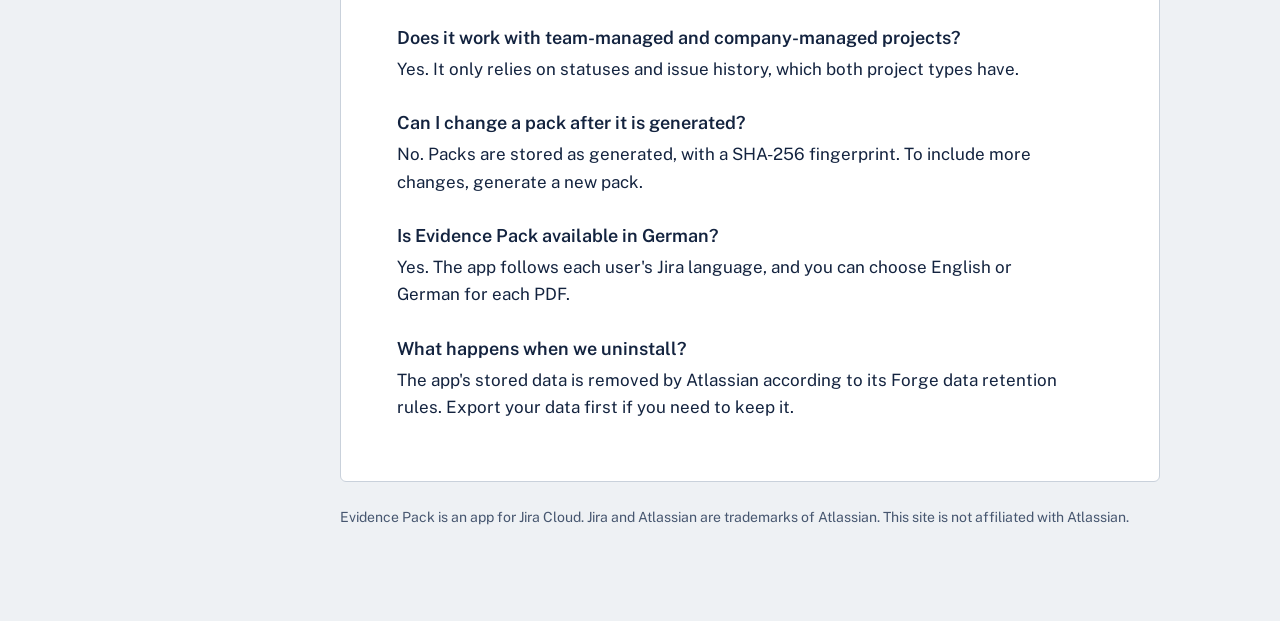
<file: evidence-pack/faq.html>
<!doctype html>
<html lang="en">
<head>
<meta charset="utf-8">
<meta name="viewport" content="width=device-width, initial-scale=1">
<title>FAQ | Evidence Pack for Jira</title>
<meta name="description" content="Audit-ready change management evidence from your Jira history.">
<link rel="preconnect" href="https://fonts.googleapis.com">
<link rel="preconnect" href="https://fonts.gstatic.com" crossorigin>
<link href="https://fonts.googleapis.com/css2?family=Public+Sans:wght@400;600&family=Source+Serif+4:opsz,wght@8..60,600&display=swap" rel="stylesheet">
<link rel="stylesheet" href="assets/site.css">
</head>
<body>
<div class="shell">
  <aside class="side" id="side">
    <a class="brand" href="index.html"><svg width="30" height="30" viewBox="0 0 30 30" aria-hidden="true"><rect x="3" y="2" width="20" height="26" rx="2" fill="none" stroke="currentColor" stroke-width="2"/><path d="M8 9h10M8 13h10M8 17h6" stroke="currentColor" stroke-width="2" stroke-linecap="round"/><circle cx="22" cy="22" r="6.5" fill="#2f5bd3"/><path d="m19.2 22 1.9 1.9 3.8-3.8" stroke="#fff" stroke-width="1.8" fill="none" stroke-linecap="round" stroke-linejoin="round"/></svg><b>Evidence Pack</b></a>
    <button class="menu-toggle" aria-expanded="false" aria-controls="side" onclick="var s=document.getElementById('side');var o=s.classList.toggle('open');this.setAttribute('aria-expanded',o)">Menu</button>
    <nav aria-label="Documentation"><h2 id="product">Product</h2><a href="index.html">Overview</a><a href="getting-started.html">Getting started</a><h2 id="using-it">Using it</h2><a href="checks.html">How the checks work</a><a href="approvals.html">Approving changes</a><a href="settings.html">Settings</a><a href="faq.html" aria-current="page">FAQ</a><h2 id="legal-and-help">Legal and help</h2><a href="support.html">Support</a><a href="privacy.html">Privacy policy</a><a href="terms.html">Terms of use</a><p class="lang"><a href="datenschutz.html">Datenschutzerklärung (Deutsch)</a></p></nav>
  </aside>
  <main>
    <article class="sheet">

<h1>Frequently asked questions</h1>
<h3>Does Evidence Pack send my data anywhere?</h3>
<p>No. It runs on Atlassian's Forge platform, stores everything inside your Atlassian site, and makes no calls to outside services.</p>
<h3>Can the developer see our data?</h3>
<p>No. There is no developer-run server or database. The developer cannot access your Jira or the app's stored data.</p>
<h3>Which Jira permissions does it ask for and why?</h3>
<table>
<thead><tr><th>Permission</th><th>Why</th></tr></thead>
<tbody>
<tr><td>Read Jira work</td><td>Read issues and their status history to build packs.</td></tr>
<tr><td>Read Jira users</td><td>Show who approved and who implemented, and check group membership.</td></tr>
<tr><td>Write Jira work</td><td>Add a comment and optionally move the issue when someone approves in the panel.</td></tr>
<tr><td>App storage</td><td>Store settings, packs and approval records inside your site.</td></tr>
<tr><td>Read service requests</td><td>Read approval steps on Jira Service Management requests. Only used when that setting is on.</td></tr>
</tbody>
</table>
<h3>Whose permissions are used to read issues?</h3>
<p>Packs you build in the app read issues as you, so you only see what you can see in Jira. Background and monthly packs run as the app.</p>
<h3>How large can a pack be?</h3>
<p>Up to 2,000 changes. Packs with more than 100 changes are built in the background, 25 changes at a time, so no step comes near Forge's time limits. You can leave the page and open the result from History.</p>
<h3>What is "At risk now" on the Overview?</h3>
<p>Open changes in your query that are already in an implementation status but have no valid approval, or were approved by the implementer. Emergency changes still inside their window show the deadline instead. It checks up to the 100 most recently updated changes in progress, using your own Jira permissions.</p>
<h3>Can it build a PDF for 2,000 changes?</h3>
<p>Yes. The PDF is built in your browser, not on a server, so Forge's time and size limits don't apply to it. A 2,000-change pack takes a few seconds. Above 300 changes the appendix lists the history of exceptions and emergency changes only, to keep the PDF readable; the CSV always contains the full history of every change.</p>
<h3>Can a Jira admin alter a ticket's history to hide a problem?</h3>
<p>Jira does not let anyone edit or delete individual history entries. An admin can delete a whole issue, and history can be missing after imports or migrations. Evidence Pack flags incomplete history on every change and can <a href="checks.html#altered-or-missing-history">re-check a saved pack</a> against Jira to show deleted issues and altered records.</p>
<h3>Who counts as the person who did the change?</h3>
<p>Your admin decides: the assignee, anyone who was ever assigned, whoever started the work, whoever moved it after approval, or the reporter. See <a href="checks.html#who-did-the-change">Who did the change</a>.</p>
<h3>Does it work with team-managed and company-managed projects?</h3>
<p>Yes. It only relies on statuses and issue history, which both project types have.</p>
<h3>Can I change a pack after it is generated?</h3>
<p>No. Packs are stored as generated, with a SHA-256 fingerprint. To include more changes, generate a new pack.</p>
<h3>Is Evidence Pack available in German?</h3>
<p>Yes. The app follows each user's Jira language, and you can choose English or German for each PDF.</p>
<h3>What happens when we uninstall?</h3>
<p>The app's stored data is removed by Atlassian according to its Forge data retention rules. Export your data first if you need to keep it.</p>

    </article>
    <p class="foot">Evidence Pack is an app for Jira Cloud. Jira and Atlassian are trademarks of Atlassian. This site is not affiliated with Atlassian.</p>
  </main>
</div>
</body>
</html>
</file>
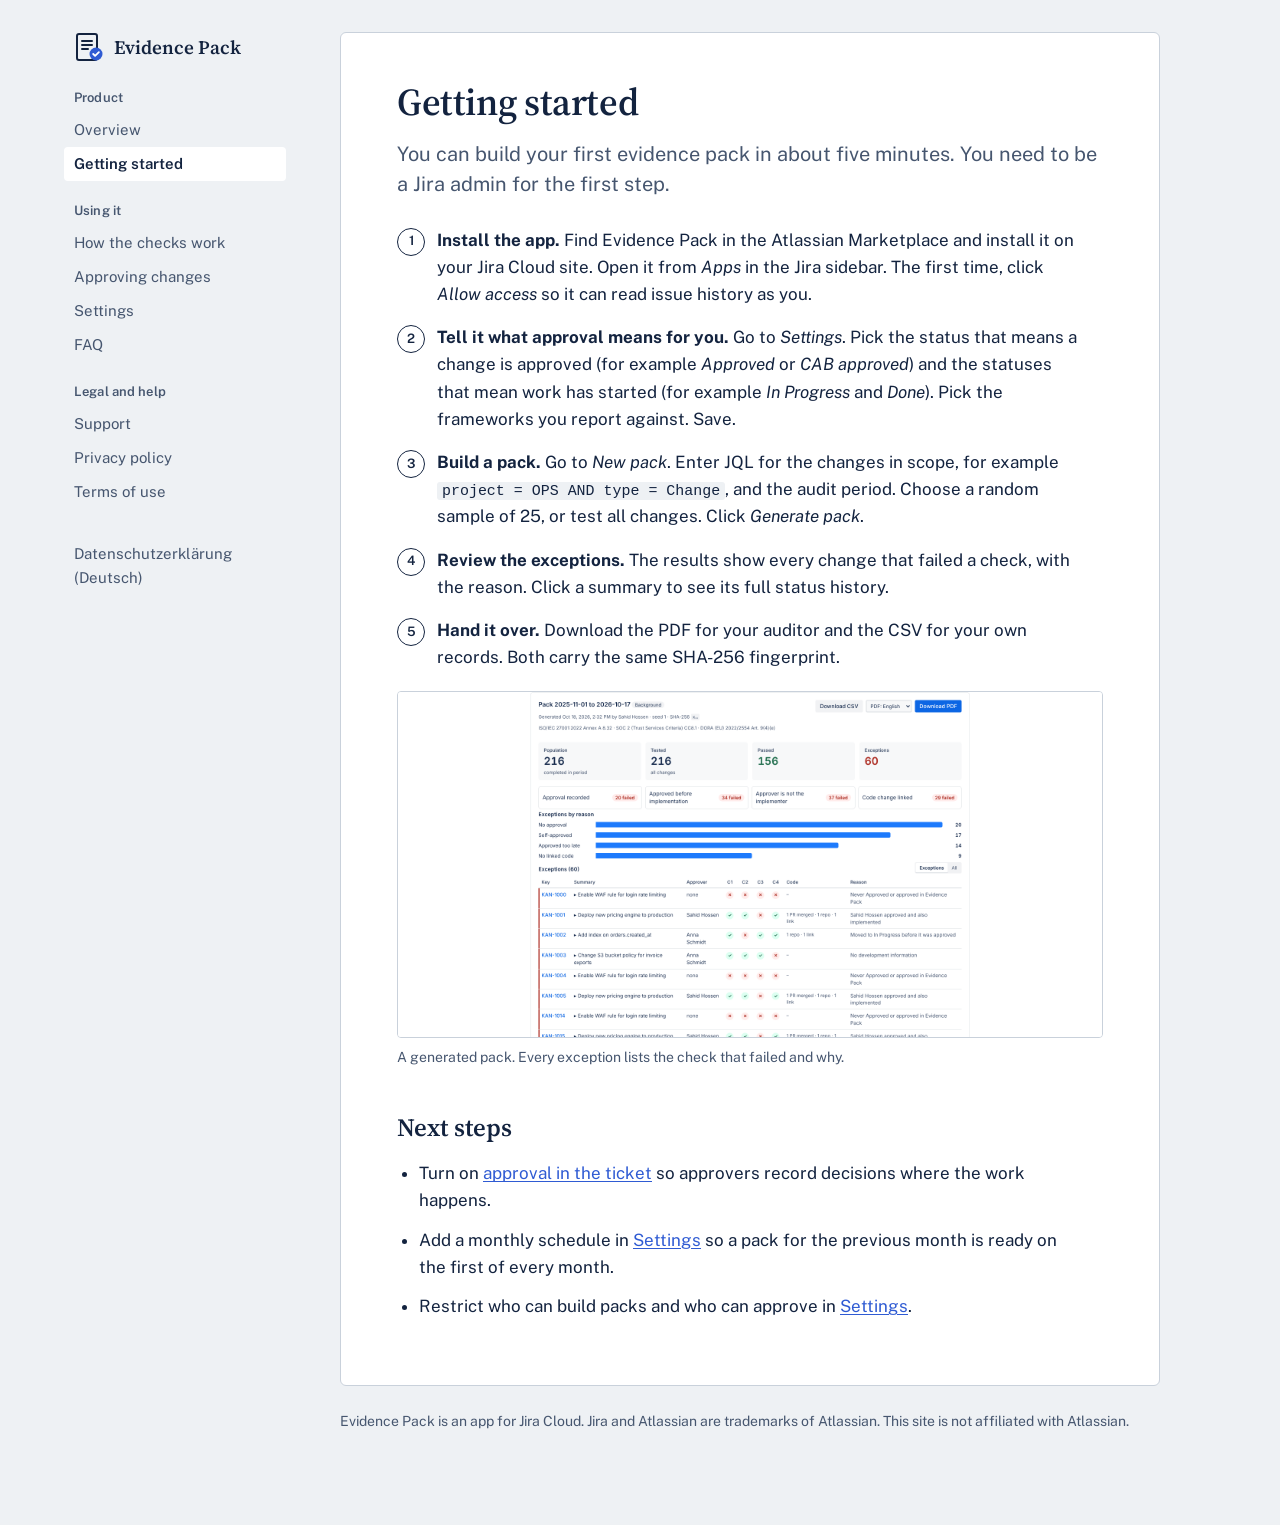
<file: evidence-pack/getting-started.html>
<!doctype html>
<html lang="en">
<head>
<meta charset="utf-8">
<meta name="viewport" content="width=device-width, initial-scale=1">
<title>Getting started | Evidence Pack for Jira</title>
<meta name="description" content="Audit-ready change management evidence from your Jira history.">
<link rel="preconnect" href="https://fonts.googleapis.com">
<link rel="preconnect" href="https://fonts.gstatic.com" crossorigin>
<link href="https://fonts.googleapis.com/css2?family=Public+Sans:wght@400;600&family=Source+Serif+4:opsz,wght@8..60,600&display=swap" rel="stylesheet">
<link rel="stylesheet" href="assets/site.css">
</head>
<body>
<div class="shell">
  <aside class="side" id="side">
    <a class="brand" href="index.html"><svg width="30" height="30" viewBox="0 0 30 30" aria-hidden="true"><rect x="3" y="2" width="20" height="26" rx="2" fill="none" stroke="currentColor" stroke-width="2"/><path d="M8 9h10M8 13h10M8 17h6" stroke="currentColor" stroke-width="2" stroke-linecap="round"/><circle cx="22" cy="22" r="6.5" fill="#2f5bd3"/><path d="m19.2 22 1.9 1.9 3.8-3.8" stroke="#fff" stroke-width="1.8" fill="none" stroke-linecap="round" stroke-linejoin="round"/></svg><b>Evidence Pack</b></a>
    <button class="menu-toggle" aria-expanded="false" aria-controls="side" onclick="var s=document.getElementById('side');var o=s.classList.toggle('open');this.setAttribute('aria-expanded',o)">Menu</button>
    <nav aria-label="Documentation"><h2 id="product">Product</h2><a href="index.html">Overview</a><a href="getting-started.html" aria-current="page">Getting started</a><h2 id="using-it">Using it</h2><a href="checks.html">How the checks work</a><a href="approvals.html">Approving changes</a><a href="settings.html">Settings</a><a href="faq.html">FAQ</a><h2 id="legal-and-help">Legal and help</h2><a href="support.html">Support</a><a href="privacy.html">Privacy policy</a><a href="terms.html">Terms of use</a><p class="lang"><a href="datenschutz.html">Datenschutzerklärung (Deutsch)</a></p></nav>
  </aside>
  <main>
    <article class="sheet">

<h1>Getting started</h1>
<p class="lede">You can build your first evidence pack in about five minutes. You need to be a Jira admin for the first step.</p>
<ol class="steps">
<li><strong>Install the app.</strong> Find Evidence Pack in the Atlassian Marketplace and install it on your Jira Cloud site. Open it from <em>Apps</em> in the Jira sidebar. The first time, click <em>Allow access</em> so it can read issue history as you.</li>
<li><strong>Tell it what approval means for you.</strong> Go to <em>Settings</em>. Pick the status that means a change is approved (for example <em>Approved</em> or <em>CAB approved</em>) and the statuses that mean work has started (for example <em>In Progress</em> and <em>Done</em>). Pick the frameworks you report against. Save.</li>
<li><strong>Build a pack.</strong> Go to <em>New pack</em>. Enter JQL for the changes in scope, for example <code>project = OPS AND type = Change</code>, and the audit period. Choose a random sample of 25, or test all changes. Click <em>Generate pack</em>.</li>
<li><strong>Review the exceptions.</strong> The results show every change that failed a check, with the reason. Click a summary to see its full status history.</li>
<li><strong>Hand it over.</strong> Download the PDF for your auditor and the CSV for your own records. Both carry the same SHA-256 fingerprint.</li>
</ol>
<figure><img src="assets/screens/pack.png" alt="A generated evidence pack with population, tested changes, exceptions by check, exceptions by reason and the exceptions table" loading="lazy" width="1840" height="900"><figcaption>A generated pack. Every exception lists the check that failed and why.</figcaption></figure>
<h2 id="next-steps">Next steps</h2>
<ul>
<li>Turn on <a href="approvals.html">approval in the ticket</a> so approvers record decisions where the work happens.</li>
<li>Add a monthly schedule in <a href="settings.html#schedules">Settings</a> so a pack for the previous month is ready on the first of every month.</li>
<li>Restrict who can build packs and who can approve in <a href="settings.html#access">Settings</a>.</li>
</ul>

    </article>
    <p class="foot">Evidence Pack is an app for Jira Cloud. Jira and Atlassian are trademarks of Atlassian. This site is not affiliated with Atlassian.</p>
  </main>
</div>
</body>
</html>
</file>
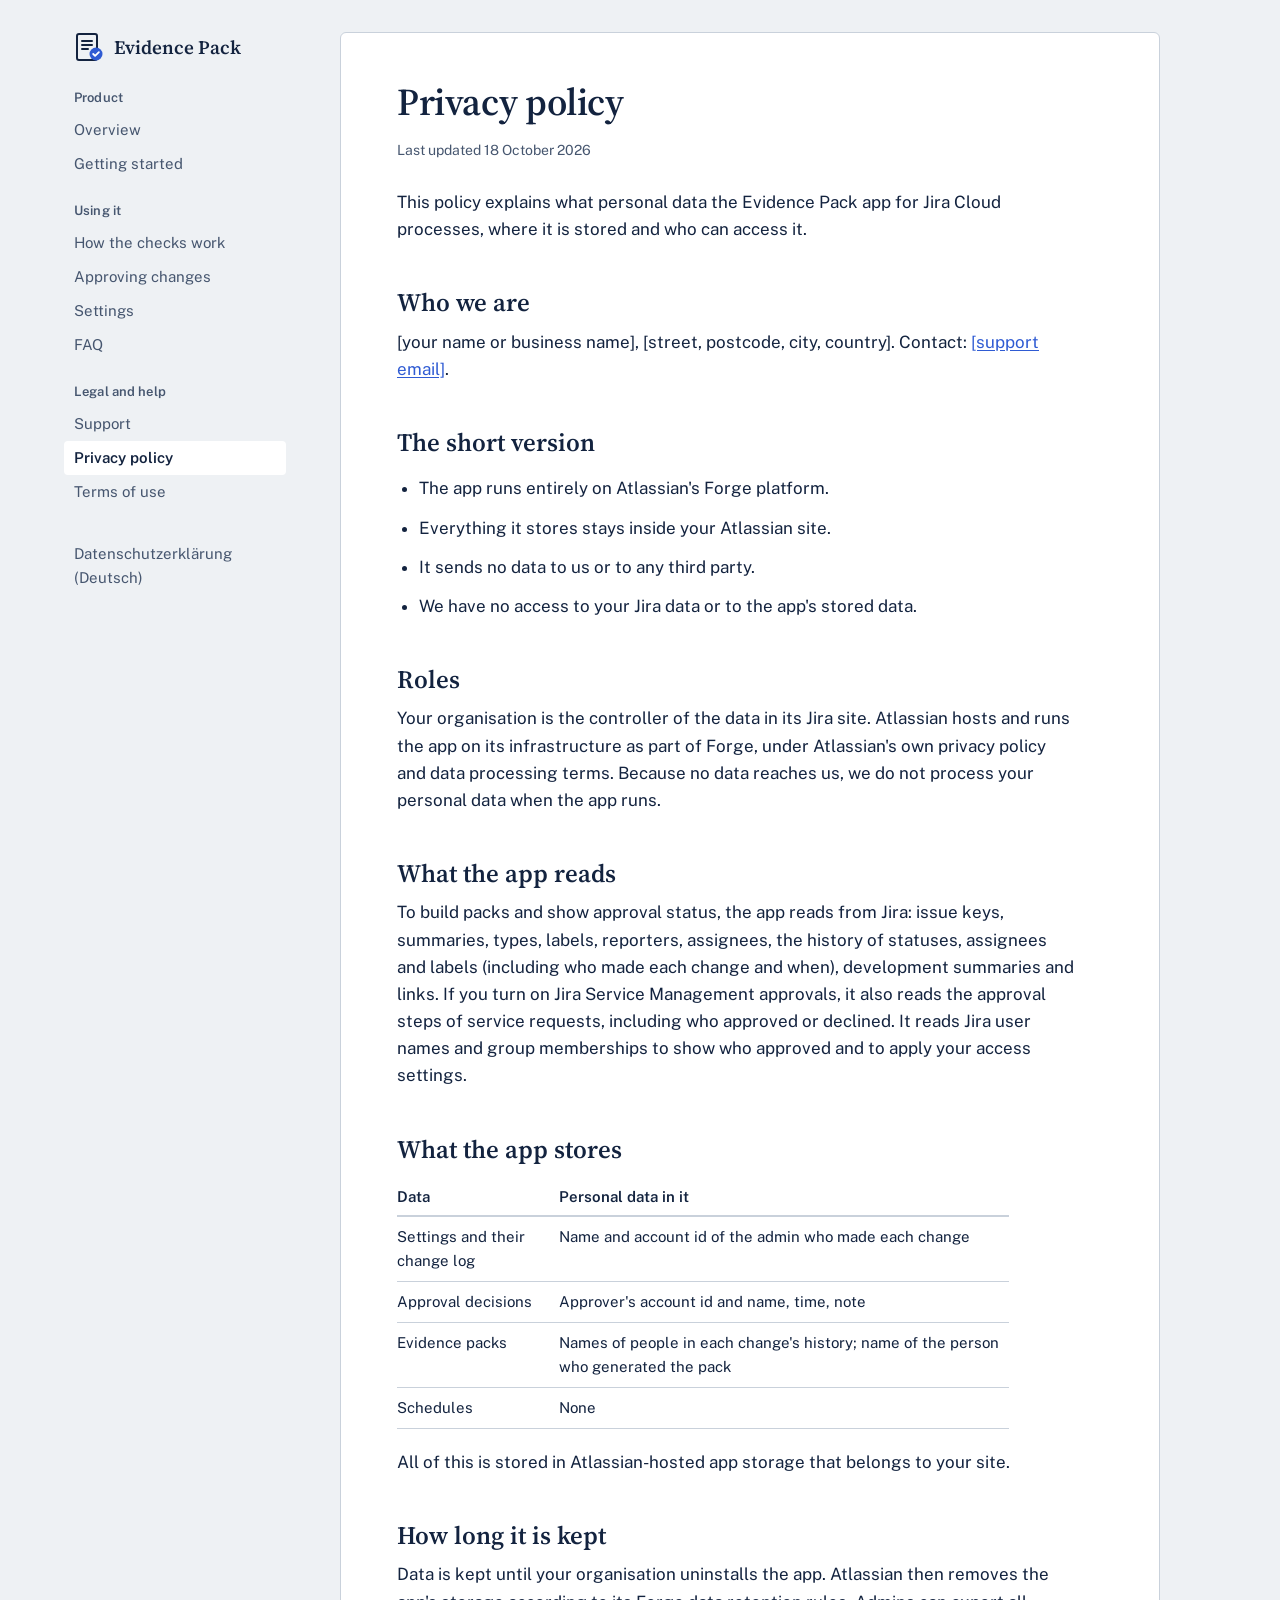
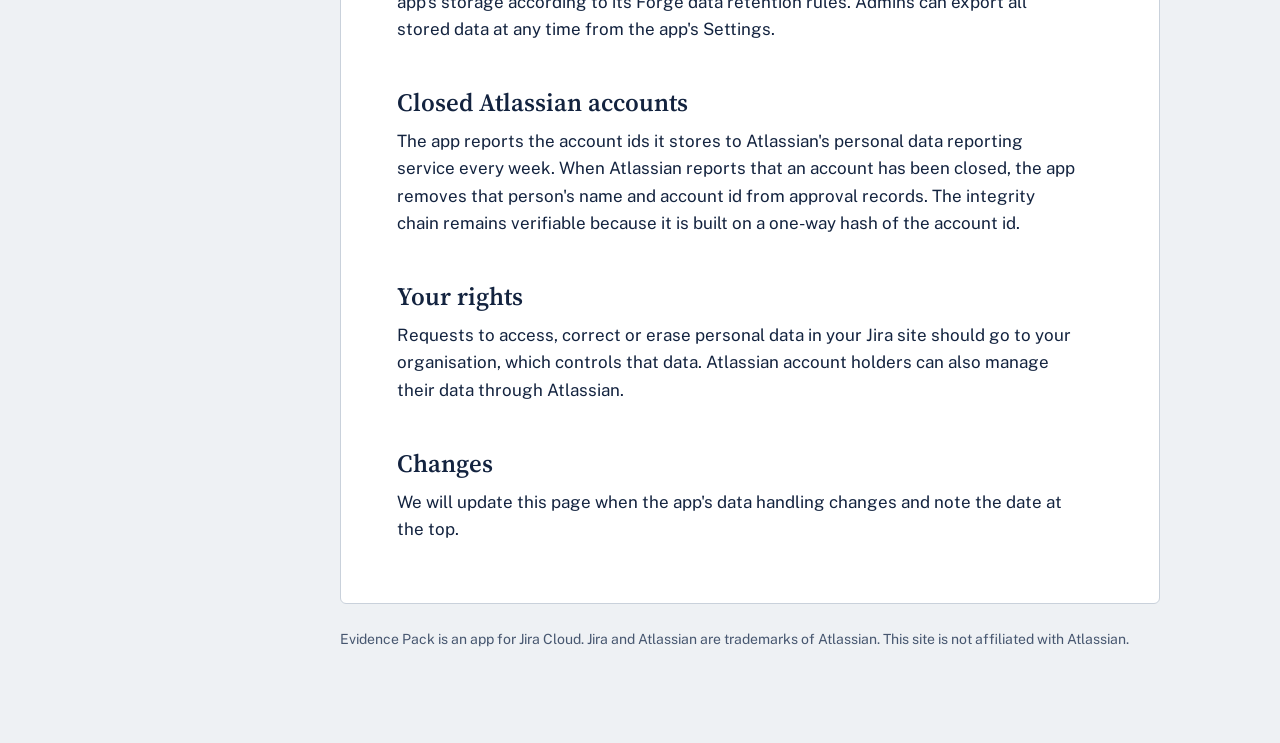
<file: evidence-pack/privacy.html>
<!doctype html>
<html lang="en">
<head>
<meta charset="utf-8">
<meta name="viewport" content="width=device-width, initial-scale=1">
<title>Privacy policy | Evidence Pack for Jira</title>
<meta name="description" content="Audit-ready change management evidence from your Jira history.">
<link rel="preconnect" href="https://fonts.googleapis.com">
<link rel="preconnect" href="https://fonts.gstatic.com" crossorigin>
<link href="https://fonts.googleapis.com/css2?family=Public+Sans:wght@400;600&family=Source+Serif+4:opsz,wght@8..60,600&display=swap" rel="stylesheet">
<link rel="stylesheet" href="assets/site.css">
</head>
<body>
<div class="shell">
  <aside class="side" id="side">
    <a class="brand" href="index.html"><svg width="30" height="30" viewBox="0 0 30 30" aria-hidden="true"><rect x="3" y="2" width="20" height="26" rx="2" fill="none" stroke="currentColor" stroke-width="2"/><path d="M8 9h10M8 13h10M8 17h6" stroke="currentColor" stroke-width="2" stroke-linecap="round"/><circle cx="22" cy="22" r="6.5" fill="#2f5bd3"/><path d="m19.2 22 1.9 1.9 3.8-3.8" stroke="#fff" stroke-width="1.8" fill="none" stroke-linecap="round" stroke-linejoin="round"/></svg><b>Evidence Pack</b></a>
    <button class="menu-toggle" aria-expanded="false" aria-controls="side" onclick="var s=document.getElementById('side');var o=s.classList.toggle('open');this.setAttribute('aria-expanded',o)">Menu</button>
    <nav aria-label="Documentation"><h2 id="product">Product</h2><a href="index.html">Overview</a><a href="getting-started.html">Getting started</a><h2 id="using-it">Using it</h2><a href="checks.html">How the checks work</a><a href="approvals.html">Approving changes</a><a href="settings.html">Settings</a><a href="faq.html">FAQ</a><h2 id="legal-and-help">Legal and help</h2><a href="support.html">Support</a><a href="privacy.html" aria-current="page">Privacy policy</a><a href="terms.html">Terms of use</a><p class="lang"><a href="datenschutz.html">Datenschutzerklärung (Deutsch)</a></p></nav>
  </aside>
  <main>
    <article class="sheet">

<h1>Privacy policy</h1>
<p class="updated">Last updated 18 October 2026</p>
<p>This policy explains what personal data the Evidence Pack app for Jira Cloud processes, where it is stored and who can access it.</p>
<h2 id="who-we-are">Who we are</h2>
<p>[your name or business name], [street, postcode, city, country]. Contact: <a href="mailto:[support email]">[support email]</a>.</p>
<h2 id="the-short-version">The short version</h2>
<ul>
<li>The app runs entirely on Atlassian's Forge platform.</li>
<li>Everything it stores stays inside your Atlassian site.</li>
<li>It sends no data to us or to any third party.</li>
<li>We have no access to your Jira data or to the app's stored data.</li>
</ul>
<h2 id="roles">Roles</h2>
<p>Your organisation is the controller of the data in its Jira site. Atlassian hosts and runs the app on its infrastructure as part of Forge, under Atlassian's own privacy policy and data processing terms. Because no data reaches us, we do not process your personal data when the app runs.</p>
<h2 id="what-the-app-reads">What the app reads</h2>
<p>To build packs and show approval status, the app reads from Jira: issue keys, summaries, types, labels, reporters, assignees, the history of statuses, assignees and labels (including who made each change and when), development summaries and links. If you turn on Jira Service Management approvals, it also reads the approval steps of service requests, including who approved or declined. It reads Jira user names and group memberships to show who approved and to apply your access settings.</p>
<h2 id="what-the-app-stores">What the app stores</h2>
<table>
<thead><tr><th>Data</th><th>Personal data in it</th></tr></thead>
<tbody>
<tr><td>Settings and their change log</td><td>Name and account id of the admin who made each change</td></tr>
<tr><td>Approval decisions</td><td>Approver's account id and name, time, note</td></tr>
<tr><td>Evidence packs</td><td>Names of people in each change's history; name of the person who generated the pack</td></tr>
<tr><td>Schedules</td><td>None</td></tr>
</tbody>
</table>
<p>All of this is stored in Atlassian-hosted app storage that belongs to your site.</p>
<h2 id="how-long-it-is-kept">How long it is kept</h2>
<p>Data is kept until your organisation uninstalls the app. Atlassian then removes the app's storage according to its Forge data retention rules. Admins can export all stored data at any time from the app's Settings.</p>
<h2 id="closed-atlassian-accounts">Closed Atlassian accounts</h2>
<p>The app reports the account ids it stores to Atlassian's personal data reporting service every week. When Atlassian reports that an account has been closed, the app removes that person's name and account id from approval records. The integrity chain remains verifiable because it is built on a one-way hash of the account id.</p>
<h2 id="your-rights">Your rights</h2>
<p>Requests to access, correct or erase personal data in your Jira site should go to your organisation, which controls that data. Atlassian account holders can also manage their data through Atlassian.</p>
<h2 id="changes">Changes</h2>
<p>We will update this page when the app's data handling changes and note the date at the top.</p>

    </article>
    <p class="foot">Evidence Pack is an app for Jira Cloud. Jira and Atlassian are trademarks of Atlassian. This site is not affiliated with Atlassian.</p>
  </main>
</div>
</body>
</html>
</file>
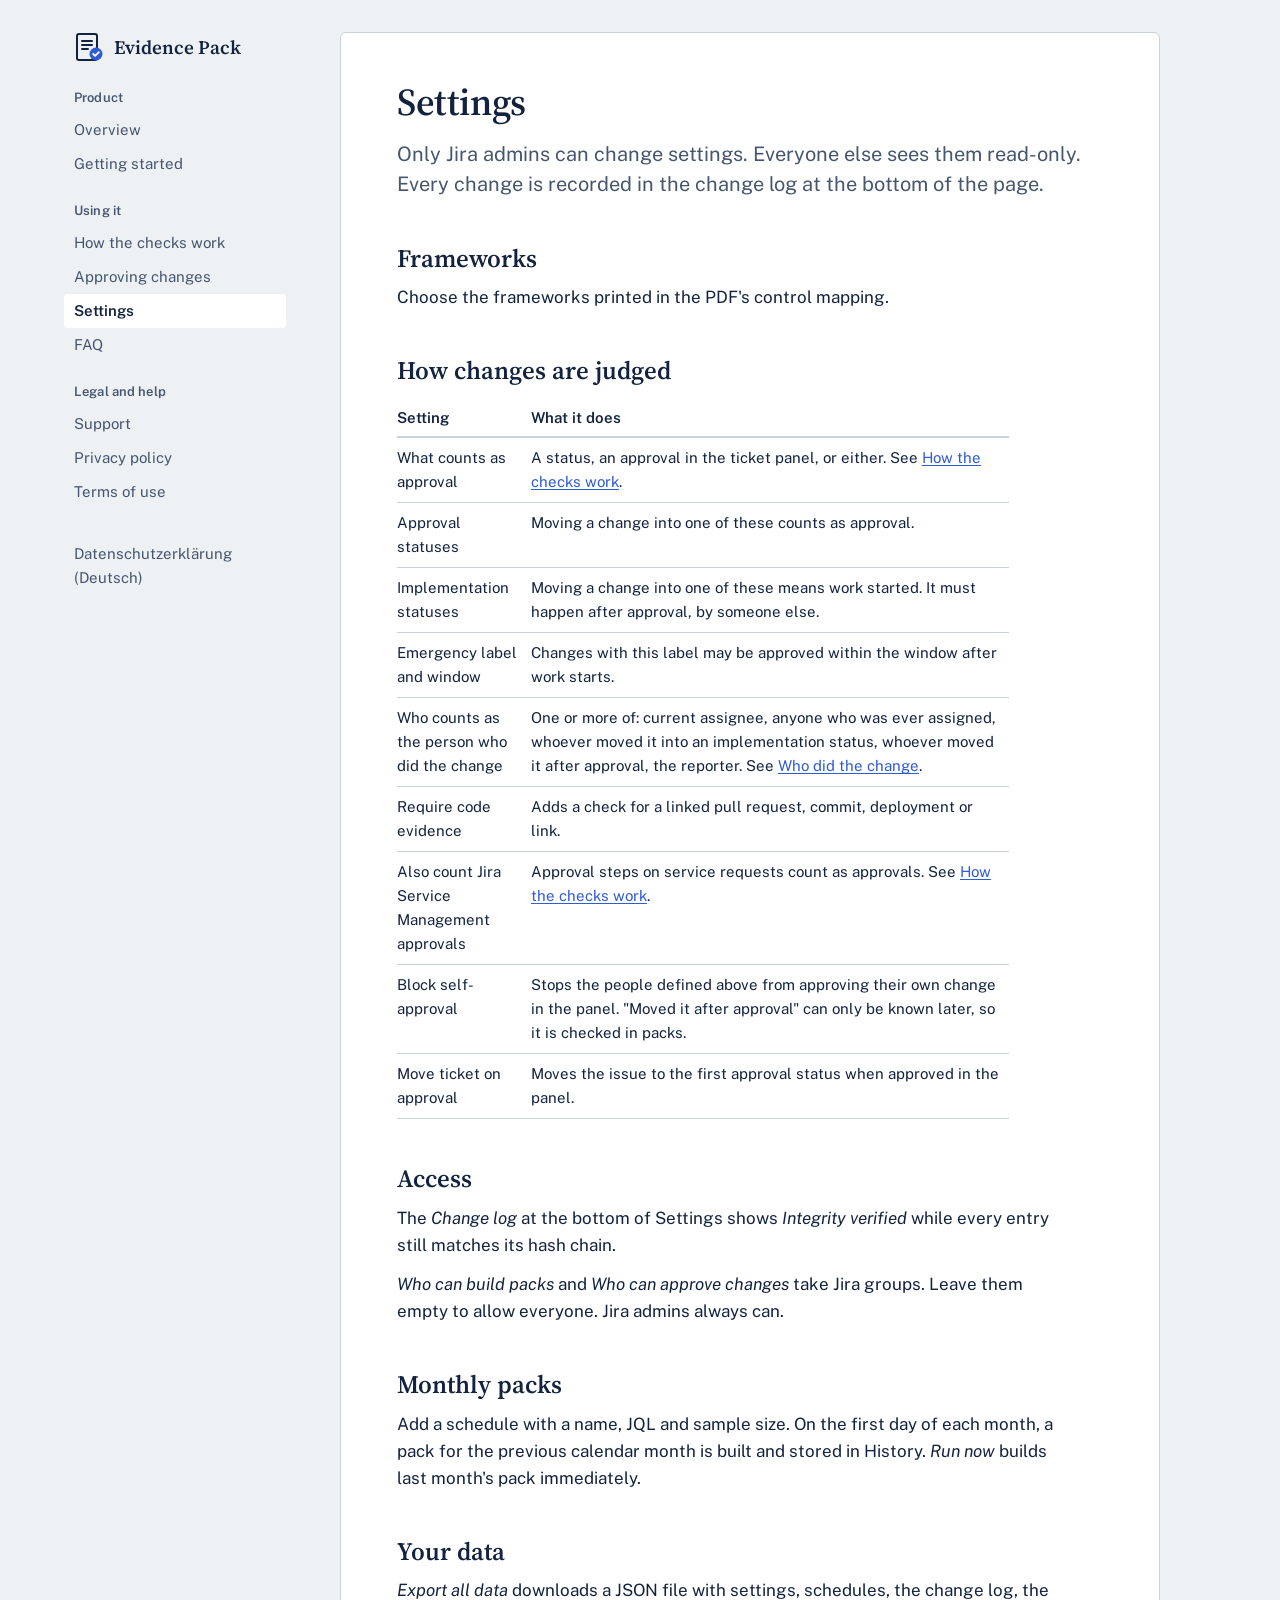
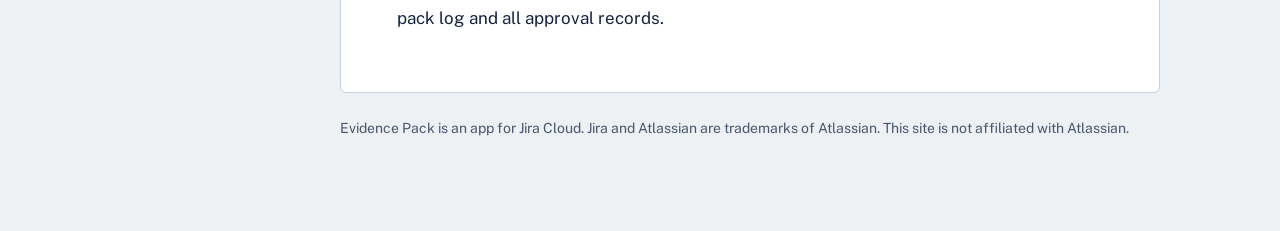
<file: evidence-pack/settings.html>
<!doctype html>
<html lang="en">
<head>
<meta charset="utf-8">
<meta name="viewport" content="width=device-width, initial-scale=1">
<title>Settings | Evidence Pack for Jira</title>
<meta name="description" content="Audit-ready change management evidence from your Jira history.">
<link rel="preconnect" href="https://fonts.googleapis.com">
<link rel="preconnect" href="https://fonts.gstatic.com" crossorigin>
<link href="https://fonts.googleapis.com/css2?family=Public+Sans:wght@400;600&family=Source+Serif+4:opsz,wght@8..60,600&display=swap" rel="stylesheet">
<link rel="stylesheet" href="assets/site.css">
</head>
<body>
<div class="shell">
  <aside class="side" id="side">
    <a class="brand" href="index.html"><svg width="30" height="30" viewBox="0 0 30 30" aria-hidden="true"><rect x="3" y="2" width="20" height="26" rx="2" fill="none" stroke="currentColor" stroke-width="2"/><path d="M8 9h10M8 13h10M8 17h6" stroke="currentColor" stroke-width="2" stroke-linecap="round"/><circle cx="22" cy="22" r="6.5" fill="#2f5bd3"/><path d="m19.2 22 1.9 1.9 3.8-3.8" stroke="#fff" stroke-width="1.8" fill="none" stroke-linecap="round" stroke-linejoin="round"/></svg><b>Evidence Pack</b></a>
    <button class="menu-toggle" aria-expanded="false" aria-controls="side" onclick="var s=document.getElementById('side');var o=s.classList.toggle('open');this.setAttribute('aria-expanded',o)">Menu</button>
    <nav aria-label="Documentation"><h2 id="product">Product</h2><a href="index.html">Overview</a><a href="getting-started.html">Getting started</a><h2 id="using-it">Using it</h2><a href="checks.html">How the checks work</a><a href="approvals.html">Approving changes</a><a href="settings.html" aria-current="page">Settings</a><a href="faq.html">FAQ</a><h2 id="legal-and-help">Legal and help</h2><a href="support.html">Support</a><a href="privacy.html">Privacy policy</a><a href="terms.html">Terms of use</a><p class="lang"><a href="datenschutz.html">Datenschutzerklärung (Deutsch)</a></p></nav>
  </aside>
  <main>
    <article class="sheet">

<h1>Settings</h1>
<p class="lede">Only Jira admins can change settings. Everyone else sees them read-only. Every change is recorded in the change log at the bottom of the page.</p>
<h2 id="frameworks">Frameworks</h2>
<p>Choose the frameworks printed in the PDF's control mapping.</p>
<h2 id="how-changes-are-judged">How changes are judged</h2>
<table>
<thead><tr><th>Setting</th><th>What it does</th></tr></thead>
<tbody>
<tr><td>What counts as approval</td><td>A status, an approval in the ticket panel, or either. See <a href="checks.html#what-counts-as-approval">How the checks work</a>.</td></tr>
<tr><td>Approval statuses</td><td>Moving a change into one of these counts as approval.</td></tr>
<tr><td>Implementation statuses</td><td>Moving a change into one of these means work started. It must happen after approval, by someone else.</td></tr>
<tr><td>Emergency label and window</td><td>Changes with this label may be approved within the window after work starts.</td></tr>
<tr><td>Who counts as the person who did the change</td><td>One or more of: current assignee, anyone who was ever assigned, whoever moved it into an implementation status, whoever moved it after approval, the reporter. See <a href="checks.html#who-did-the-change">Who did the change</a>.</td></tr>
<tr><td>Require code evidence</td><td>Adds a check for a linked pull request, commit, deployment or link.</td></tr>
<tr><td>Also count Jira Service Management approvals</td><td>Approval steps on service requests count as approvals. See <a href="checks.html#what-counts-as-approval">How the checks work</a>.</td></tr>
<tr><td>Block self-approval</td><td>Stops the people defined above from approving their own change in the panel. "Moved it after approval" can only be known later, so it is checked in packs.</td></tr>
<tr><td>Move ticket on approval</td><td>Moves the issue to the first approval status when approved in the panel.</td></tr>
</tbody>
</table>
<h2 id="access">Access</h2>
<p>The <em>Change log</em> at the bottom of Settings shows <em>Integrity verified</em> while every entry still matches its hash chain.</p>
<p><em>Who can build packs</em> and <em>Who can approve changes</em> take Jira groups. Leave them empty to allow everyone. Jira admins always can.</p>
<h2 id="schedules">Monthly packs</h2>
<p>Add a schedule with a name, JQL and sample size. On the first day of each month, a pack for the previous calendar month is built and stored in History. <em>Run now</em> builds last month's pack immediately.</p>
<h2 id="your-data">Your data</h2>
<p><em>Export all data</em> downloads a JSON file with settings, schedules, the change log, the pack log and all approval records.</p>

    </article>
    <p class="foot">Evidence Pack is an app for Jira Cloud. Jira and Atlassian are trademarks of Atlassian. This site is not affiliated with Atlassian.</p>
  </main>
</div>
</body>
</html>
</file>
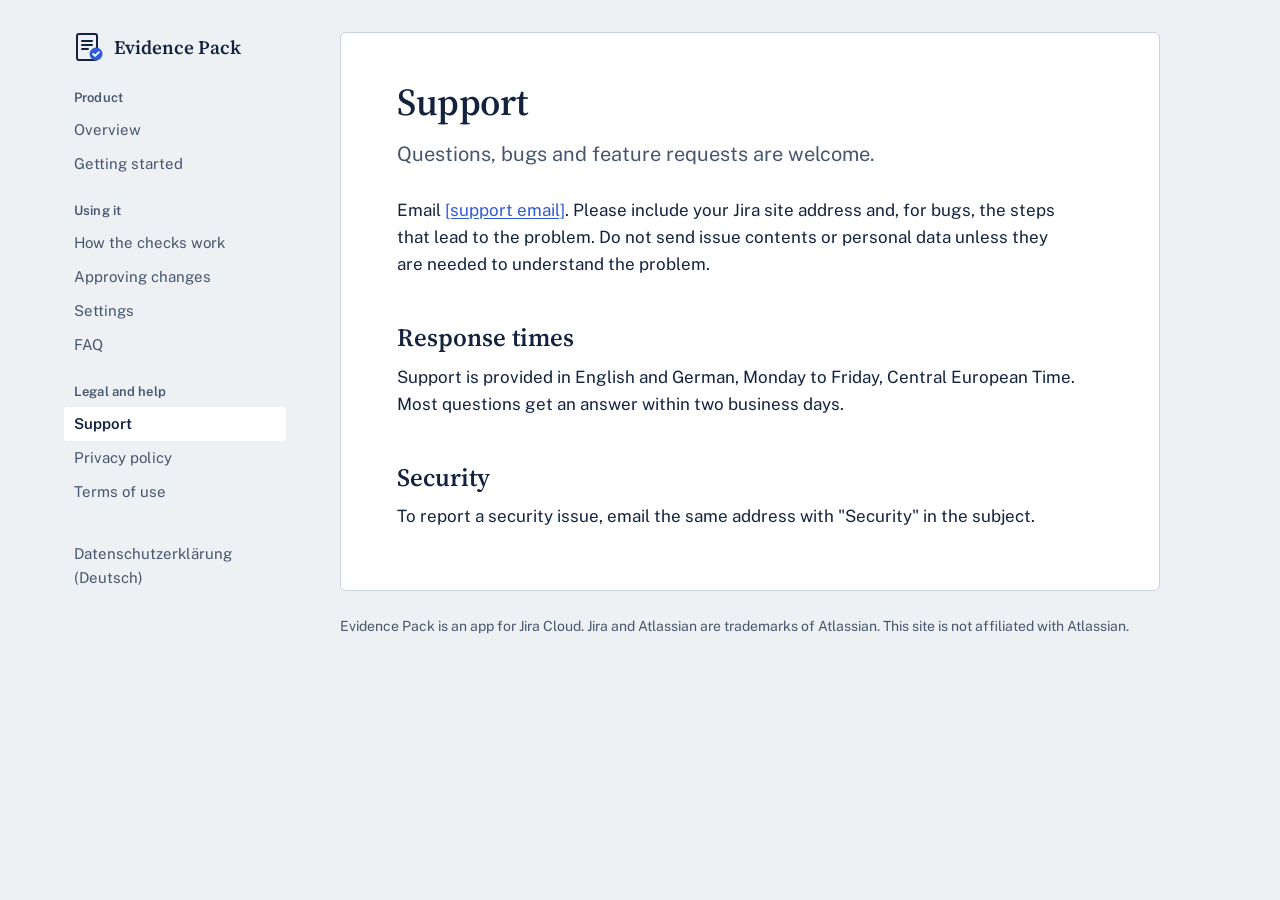
<file: evidence-pack/support.html>
<!doctype html>
<html lang="en">
<head>
<meta charset="utf-8">
<meta name="viewport" content="width=device-width, initial-scale=1">
<title>Support | Evidence Pack for Jira</title>
<meta name="description" content="Audit-ready change management evidence from your Jira history.">
<link rel="preconnect" href="https://fonts.googleapis.com">
<link rel="preconnect" href="https://fonts.gstatic.com" crossorigin>
<link href="https://fonts.googleapis.com/css2?family=Public+Sans:wght@400;600&family=Source+Serif+4:opsz,wght@8..60,600&display=swap" rel="stylesheet">
<link rel="stylesheet" href="assets/site.css">
</head>
<body>
<div class="shell">
  <aside class="side" id="side">
    <a class="brand" href="index.html"><svg width="30" height="30" viewBox="0 0 30 30" aria-hidden="true"><rect x="3" y="2" width="20" height="26" rx="2" fill="none" stroke="currentColor" stroke-width="2"/><path d="M8 9h10M8 13h10M8 17h6" stroke="currentColor" stroke-width="2" stroke-linecap="round"/><circle cx="22" cy="22" r="6.5" fill="#2f5bd3"/><path d="m19.2 22 1.9 1.9 3.8-3.8" stroke="#fff" stroke-width="1.8" fill="none" stroke-linecap="round" stroke-linejoin="round"/></svg><b>Evidence Pack</b></a>
    <button class="menu-toggle" aria-expanded="false" aria-controls="side" onclick="var s=document.getElementById('side');var o=s.classList.toggle('open');this.setAttribute('aria-expanded',o)">Menu</button>
    <nav aria-label="Documentation"><h2 id="product">Product</h2><a href="index.html">Overview</a><a href="getting-started.html">Getting started</a><h2 id="using-it">Using it</h2><a href="checks.html">How the checks work</a><a href="approvals.html">Approving changes</a><a href="settings.html">Settings</a><a href="faq.html">FAQ</a><h2 id="legal-and-help">Legal and help</h2><a href="support.html" aria-current="page">Support</a><a href="privacy.html">Privacy policy</a><a href="terms.html">Terms of use</a><p class="lang"><a href="datenschutz.html">Datenschutzerklärung (Deutsch)</a></p></nav>
  </aside>
  <main>
    <article class="sheet">

<h1>Support</h1>
<p class="lede">Questions, bugs and feature requests are welcome.</p>
<p>Email <a href="mailto:[support email]">[support email]</a>. Please include your Jira site address and, for bugs, the steps that lead to the problem. Do not send issue contents or personal data unless they are needed to understand the problem.</p>
<h2 id="response-times">Response times</h2>
<p>Support is provided in English and German, Monday to Friday, Central European Time. Most questions get an answer within two business days.</p>
<h2 id="security">Security</h2>
<p>To report a security issue, email the same address with "Security" in the subject.</p>

    </article>
    <p class="foot">Evidence Pack is an app for Jira Cloud. Jira and Atlassian are trademarks of Atlassian. This site is not affiliated with Atlassian.</p>
  </main>
</div>
</body>
</html>
</file>
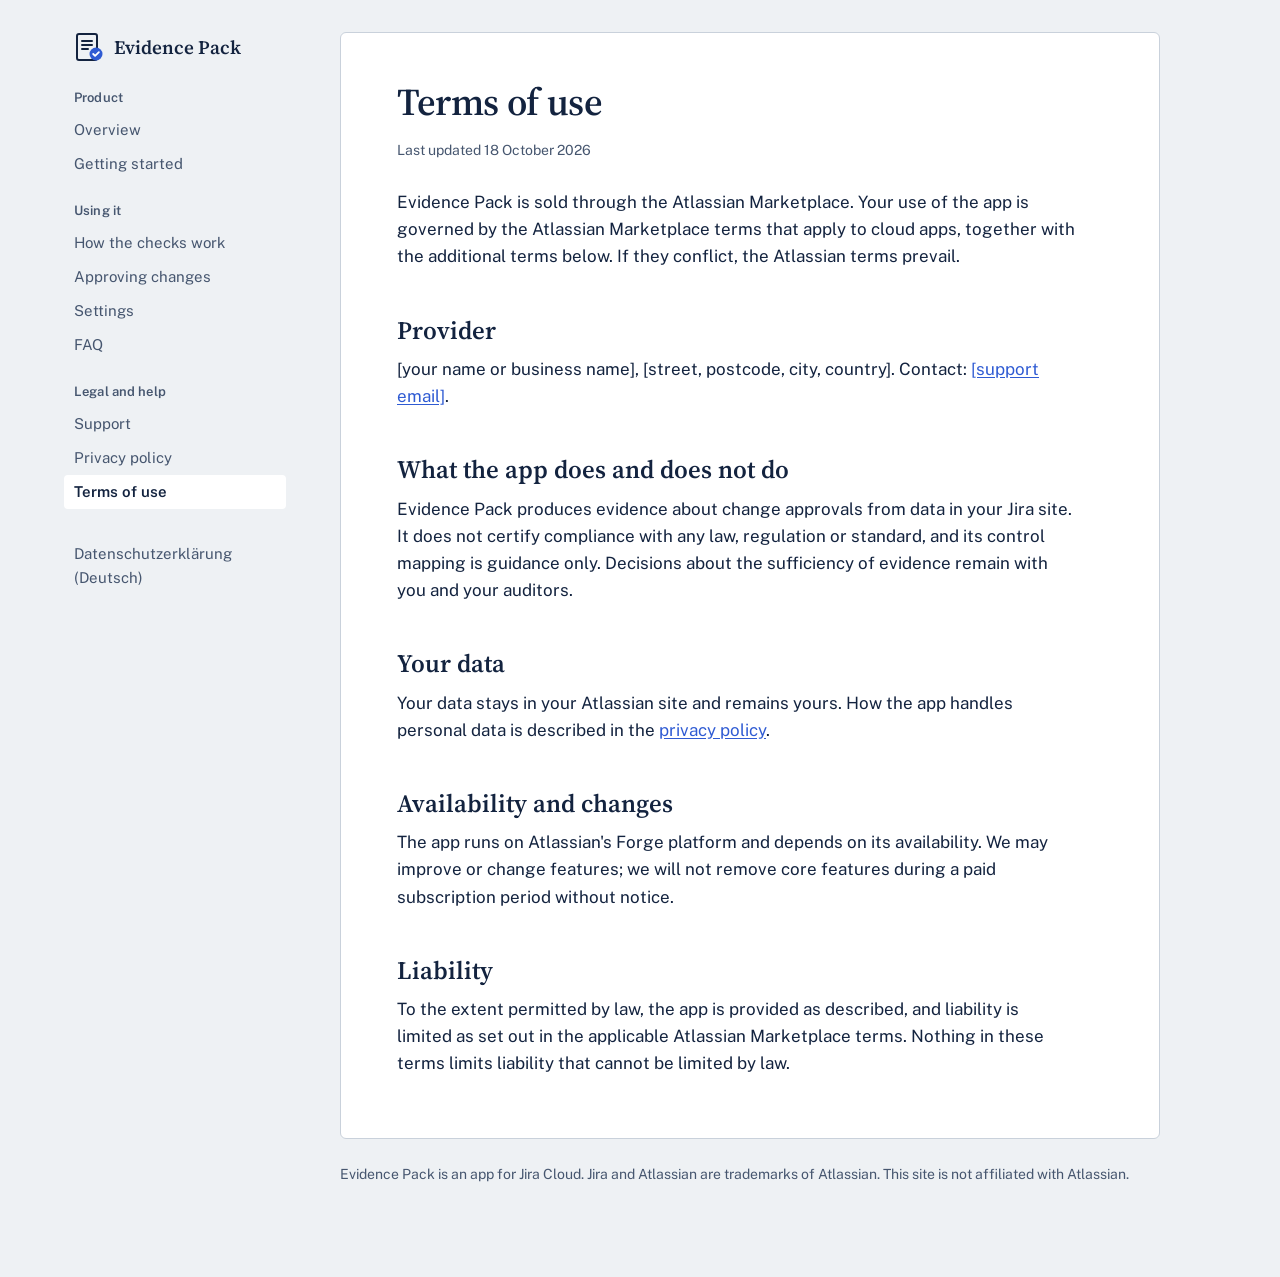
<file: evidence-pack/terms.html>
<!doctype html>
<html lang="en">
<head>
<meta charset="utf-8">
<meta name="viewport" content="width=device-width, initial-scale=1">
<title>Terms of use | Evidence Pack for Jira</title>
<meta name="description" content="Audit-ready change management evidence from your Jira history.">
<link rel="preconnect" href="https://fonts.googleapis.com">
<link rel="preconnect" href="https://fonts.gstatic.com" crossorigin>
<link href="https://fonts.googleapis.com/css2?family=Public+Sans:wght@400;600&family=Source+Serif+4:opsz,wght@8..60,600&display=swap" rel="stylesheet">
<link rel="stylesheet" href="assets/site.css">
</head>
<body>
<div class="shell">
  <aside class="side" id="side">
    <a class="brand" href="index.html"><svg width="30" height="30" viewBox="0 0 30 30" aria-hidden="true"><rect x="3" y="2" width="20" height="26" rx="2" fill="none" stroke="currentColor" stroke-width="2"/><path d="M8 9h10M8 13h10M8 17h6" stroke="currentColor" stroke-width="2" stroke-linecap="round"/><circle cx="22" cy="22" r="6.5" fill="#2f5bd3"/><path d="m19.2 22 1.9 1.9 3.8-3.8" stroke="#fff" stroke-width="1.8" fill="none" stroke-linecap="round" stroke-linejoin="round"/></svg><b>Evidence Pack</b></a>
    <button class="menu-toggle" aria-expanded="false" aria-controls="side" onclick="var s=document.getElementById('side');var o=s.classList.toggle('open');this.setAttribute('aria-expanded',o)">Menu</button>
    <nav aria-label="Documentation"><h2 id="product">Product</h2><a href="index.html">Overview</a><a href="getting-started.html">Getting started</a><h2 id="using-it">Using it</h2><a href="checks.html">How the checks work</a><a href="approvals.html">Approving changes</a><a href="settings.html">Settings</a><a href="faq.html">FAQ</a><h2 id="legal-and-help">Legal and help</h2><a href="support.html">Support</a><a href="privacy.html">Privacy policy</a><a href="terms.html" aria-current="page">Terms of use</a><p class="lang"><a href="datenschutz.html">Datenschutzerklärung (Deutsch)</a></p></nav>
  </aside>
  <main>
    <article class="sheet">

<h1>Terms of use</h1>
<p class="updated">Last updated 18 October 2026</p>
<p>Evidence Pack is sold through the Atlassian Marketplace. Your use of the app is governed by the Atlassian Marketplace terms that apply to cloud apps, together with the additional terms below. If they conflict, the Atlassian terms prevail.</p>
<h2 id="provider">Provider</h2>
<p>[your name or business name], [street, postcode, city, country]. Contact: <a href="mailto:[support email]">[support email]</a>.</p>
<h2 id="what-the-app-does-and-does-not-do">What the app does and does not do</h2>
<p>Evidence Pack produces evidence about change approvals from data in your Jira site. It does not certify compliance with any law, regulation or standard, and its control mapping is guidance only. Decisions about the sufficiency of evidence remain with you and your auditors.</p>
<h2 id="your-data">Your data</h2>
<p>Your data stays in your Atlassian site and remains yours. How the app handles personal data is described in the <a href="privacy.html">privacy policy</a>.</p>
<h2 id="availability-and-changes">Availability and changes</h2>
<p>The app runs on Atlassian's Forge platform and depends on its availability. We may improve or change features; we will not remove core features during a paid subscription period without notice.</p>
<h2 id="liability">Liability</h2>
<p>To the extent permitted by law, the app is provided as described, and liability is limited as set out in the applicable Atlassian Marketplace terms. Nothing in these terms limits liability that cannot be limited by law.</p>

    </article>
    <p class="foot">Evidence Pack is an app for Jira Cloud. Jira and Atlassian are trademarks of Atlassian. This site is not affiliated with Atlassian.</p>
  </main>
</div>
</body>
</html>
</file>
<file: evidence-pack/assets/site.css>
:root {
  --ink: #13233f;
  --ink-soft: #46566f;
  --page: #eef1f4;
  --sheet: #ffffff;
  --rule: #c9d1db;
  --seal: #2f5bd3;
  --pass: #1f7a5a;
  --pass-bg: #e3f3ec;
  --fail: #b4232a;
  --fail-bg: #fbe7e8;
  --serif: "Source Serif 4", Georgia, serif;
  --sans: "Public Sans", system-ui, -apple-system, "Segoe UI", sans-serif;
  --mono: ui-monospace, SFMono-Regular, Menlo, monospace;
}
@media (prefers-color-scheme: dark) {
  :root {
    --ink: #e4e9f1;
    --ink-soft: #a7b3c4;
    --page: #0f1622;
    --sheet: #172131;
    --rule: #2c3a4f;
    --seal: #8aa8ff;
    --pass: #6fd3a8;
    --pass-bg: #163a2c;
    --fail: #ff8a8f;
    --fail-bg: #3d1c20;
  }
}
* { box-sizing: border-box; }
html { -webkit-text-size-adjust: 100%; }
body {
  margin: 0;
  background: var(--page);
  color: var(--ink);
  font: 17px/1.6 var(--sans);
}
a { color: var(--seal); text-underline-offset: 2px; }
a:focus-visible, button:focus-visible { outline: 3px solid var(--seal); outline-offset: 2px; border-radius: 2px; }
code { font: 0.88em var(--mono); background: var(--page); padding: 1px 5px; border-radius: 3px; }

.shell { display: grid; grid-template-columns: 250px minmax(0, 1fr); max-width: 1180px; margin: 0 auto; min-height: 100vh; }
.side { padding: 32px 24px; position: sticky; top: 0; align-self: start; max-height: 100vh; overflow: auto; }
.brand { display: flex; gap: 10px; align-items: center; text-decoration: none; color: var(--ink); margin-bottom: 28px; }
.brand svg { flex: none; }
.brand b { font: 600 19px/1.2 var(--serif); }
.side nav a { display: block; padding: 5px 10px; margin: 0 -10px; color: var(--ink-soft); text-decoration: none; border-radius: 4px; font-size: 15px; }
.side nav a:hover { color: var(--ink); background: var(--sheet); }
.side nav a[aria-current="page"] { color: var(--ink); background: var(--sheet); font-weight: 600; }
.side h2 { font: 600 13px/1.3 var(--sans); color: var(--ink-soft); margin: 22px 0 6px; letter-spacing: 0.01em; }
.side .lang { margin-top: 28px; font-size: 14px; color: var(--ink-soft); }

main { padding: 32px 40px 80px; }
.sheet { background: var(--sheet); border: 1px solid var(--rule); border-radius: 6px; padding: 48px 56px; max-width: 820px; }
.sheet > * { max-width: 68ch; }
h1 { font: 600 38px/1.15 var(--serif); margin: 0 0 14px; letter-spacing: -0.01em; }
h2 { font: 600 25px/1.25 var(--serif); margin: 44px 0 10px; }
h3 { font: 600 18px/1.35 var(--sans); margin: 28px 0 6px; }
.lede { font-size: 20px; line-height: 1.5; color: var(--ink-soft); margin: 0 0 28px; }
p, li { margin: 0 0 12px; }
ul, ol { padding-left: 22px; }
hr { border: 0; border-top: 1px solid var(--rule); margin: 40px 0; }
.note { border-left: 3px solid var(--seal); padding: 4px 0 4px 16px; color: var(--ink-soft); }
.updated { font-size: 14px; color: var(--ink-soft); margin-bottom: 28px; }
.foot { max-width: 820px; margin-top: 24px; font-size: 14px; color: var(--ink-soft); }

table { border-collapse: collapse; width: 100%; font-size: 15px; margin: 12px 0 20px; }
th { text-align: left; font-weight: 600; border-bottom: 2px solid var(--rule); padding: 8px 10px 6px 0; }
td { border-bottom: 1px solid var(--rule); padding: 8px 10px 8px 0; vertical-align: top; }

/* The evidence excerpt on the home page: a miniature of a real pack page */
.excerpt { max-width: none !important; margin: 8px 0 36px; border: 1px solid var(--rule); border-radius: 4px; background: var(--sheet); box-shadow: 0 1px 0 var(--rule), 0 14px 30px -18px rgba(19, 35, 63, .35); overflow: hidden; }
.excerpt-head { display: flex; justify-content: space-between; gap: 16px; padding: 18px 22px 12px; border-bottom: 1px solid var(--rule); flex-wrap: wrap; }
.excerpt-head strong { font: 600 18px/1.3 var(--serif); }
.excerpt-head span { font-size: 13px; color: var(--ink-soft); }
.excerpt table { margin: 0; font-size: 14px; }
.excerpt th, .excerpt td { padding: 8px 12px; }
.excerpt th:first-child, .excerpt td:first-child { padding-left: 22px; }
.excerpt td.key { font-weight: 600; white-space: nowrap; }
.excerpt tr.ex td:first-child { box-shadow: inset 3px 0 0 var(--fail); }
.mark { display: inline-grid; place-items: center; width: 20px; height: 20px; border-radius: 50%; font-size: 11px; font-weight: 700; }
.mark.ok { background: var(--pass-bg); color: var(--pass); }
.mark.no { background: var(--fail-bg); color: var(--fail); }
.stamp { display: flex; align-items: center; gap: 12px; padding: 12px 22px; border-top: 1px dashed var(--rule); font-size: 13px; color: var(--ink-soft); }
.stamp svg { flex: none; }
.stamp code { background: none; padding: 0; color: var(--ink); word-break: break-all; }

.steps { counter-reset: s; list-style: none; padding: 0; }
.steps li { counter-increment: s; position: relative; padding-left: 40px; margin-bottom: 16px; }
.steps li::before { content: counter(s); position: absolute; left: 0; top: 1px; width: 26px; height: 26px; border-radius: 50%; border: 1.5px solid var(--ink); display: grid; place-items: center; font-size: 13px; font-weight: 600; }

figure { margin: 20px 0 28px; max-width: none !important; }
figure img { width: 100%; height: auto; border: 1px solid var(--rule); border-radius: 4px; display: block; }
figcaption { font-size: 14px; color: var(--ink-soft); margin-top: 8px; }

.menu-toggle { display: none; }
@media (max-width: 900px) {
  .shell { grid-template-columns: 1fr; }
  .side { position: static; max-height: none; padding: 20px 16px 0; }
  .side nav { display: none; }
  .side.open nav { display: block; }
  .menu-toggle { display: inline-block; font: inherit; font-size: 15px; background: var(--sheet); color: var(--ink); border: 1px solid var(--rule); border-radius: 4px; padding: 6px 12px; }
  .brand { margin-bottom: 12px; }
  main { padding: 16px; }
  .sheet { padding: 28px 20px; }
  h1 { font-size: 30px; }
  .excerpt { overflow-x: auto; }
}
@media (prefers-reduced-motion: reduce) { * { transition: none !important; } }
.shell > *, .sheet { min-width: 0; }
.sheet { overflow-wrap: anywhere; }
.excerpt table, .sheet table { min-width: 0; }
@media (max-width: 900px) {
  .excerpt table { min-width: 560px; }
  .sheet > table { display: block; overflow-x: auto; }
  .excerpt-head span { width: 100%; }
}
</file>
